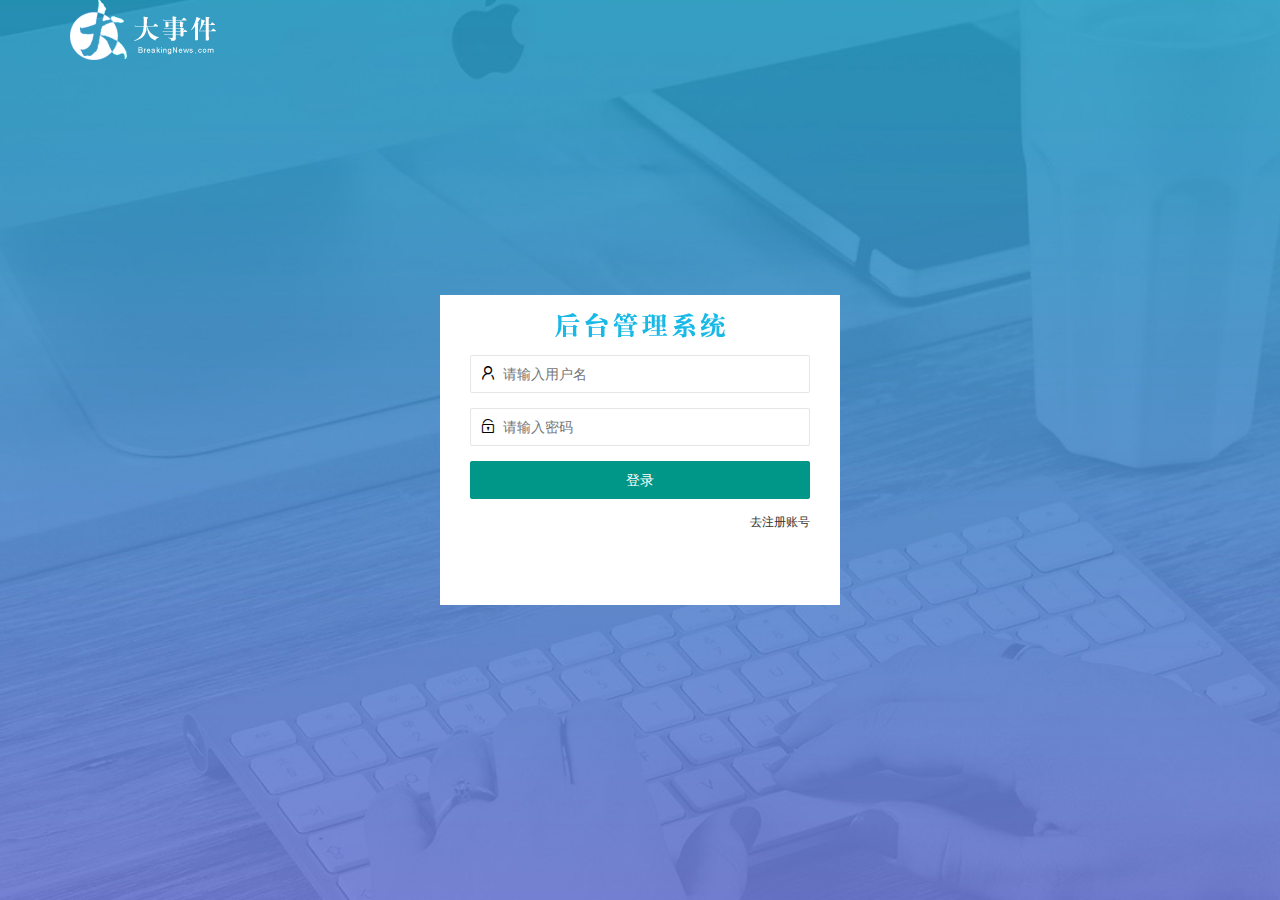
<file: login.html>
<!DOCTYPE html>
<html lang="en">
<head>
    <meta charset="UTF-8">
    <meta http-equiv="X-UA-Compatible" content="IE=edge">
    <meta name="viewport" content="width=device-width, initial-scale=1.0">
    <title>大事件登录/注册</title>
    <link rel="stylesheet" href="./assets/lib/layui/css/layui.css">
    <link rel="stylesheet" href="./assets/css/login.css">
</head>
<body>
    <div class="layui-main">
        <img src="/assets/images/logo.png" alt=""/>
    </div>
    <div class="loginAndRegBox">
        <div class="title-box"></div>
        <div class="login-box">
            <form class="layui-form" id="form_login">
                <div class="layui-form-item">
                    <i class="layui-icon layui-icon-username"></i>  
                    <input type="text" name="username" lay-verify="required" autocomplete="off" placeholder="请输入用户名" class="layui-input">
                </div>
                <div class="layui-form-item">
                    <i class="layui-icon layui-icon-password"></i>  
                    <input type="password" name="password" lay-verify="required|pwd" autocomplete="off" placeholder="请输入密码" class="layui-input">
                </div>
                <div class="layui-form-item">
                    <button class="layui-btn layui-btn-fluid layui-border-blue" lay-submit lay-filter="formDemo">登录</button>
                </div>
                <div class="layui-form-item">
                   
                        <a href="javascript:;" id="link_reg" >去注册账号</a>
                 
                </div>
                </form>
        </div>
            <div class="reg-box">
                <form class="layui-form" id="form_reg">
                    <div class="layui-form-item">
                        <i class="layui-icon layui-icon-username"></i>  
                        <input type="text" name="username" lay-verify="required" autocomplete="off" placeholder="请输入用户名" class="layui-input">
                    </div>
                    <div class="layui-form-item">
                        <i class="layui-icon layui-icon-password"></i>  
                        <input type="password" name="password" lay-verify="required|pwd" autocomplete="off" placeholder="请输入密码" class="layui-input">
                    </div>
                    <div class="layui-form-item">
                        <i class="layui-icon layui-icon-password"></i>  
                        <input type="password" name="repassword" lay-verify="required|pwd|repwd" autocomplete="off" placeholder="再次确认密码" class="layui-input">
                    </div>
                    <div class="layui-form-item">
                        <button class="layui-btn layui-btn-fluid layui-border-blue" lay-submit lay-filter="formDemo">注册</button>
                    </div>
                    <div class="layui-form-item">
                            <a href="javascript:;" id="link_login" >去登录</a>
                    </div>
                    </form>

            </div>
        
    </div>
    <script src="/assets/lib/layui/layui.all.js"></script>
    <script src="/assets/lib/jquery.js"></script>
    <script src="/assets/js/baseAPI.js"></script>
    <script src="/assets/js/login.js"></script>
</body>
</html>
</file>
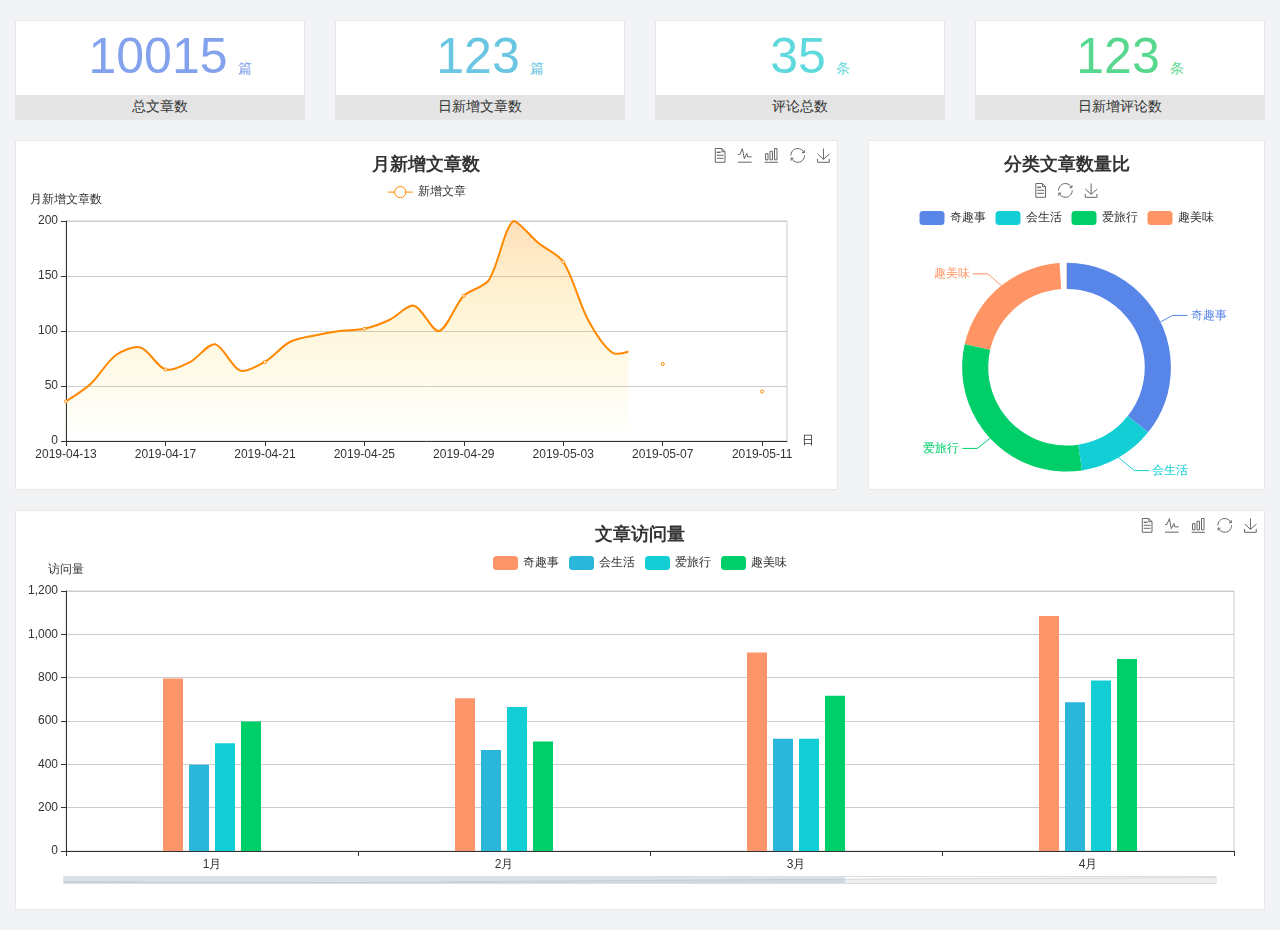
<file: home/dashboard.html>
<!DOCTYPE html>
<html lang="en">

<head>
  <meta charset="UTF-8">
  <meta name="viewport" content="width=device-width, initial-scale=1.0">
  <meta http-equiv="X-UA-Compatible" content="ie=edge">
  <title>图表统计</title>
  <link rel="stylesheet" href="../../assets/lib/bootstrap.css" />
  <link rel="stylesheet" href="../../assets/lib/main.css" />
  <script src="../../assets/lib/jquery.js"></script>
  <script type="text/javascript" src="../../assets/lib/echarts.min.js"></script>
</head>

<body>
  <div class="container-fluid">
    <div class="row spannel_list">
      <div class="col-sm-3 col-xs-6">
        <div class="spannel">
          <em>10015</em><span>篇</span>
          <b>总文章数</b>
        </div>
      </div>
      <div class="col-sm-3 col-xs-6">
        <div class="spannel scolor01">
          <em>123</em><span>篇</span>
          <b>日新增文章数</b>
        </div>
      </div>
      <div class="col-sm-3 col-xs-6">
        <div class="spannel scolor02">
          <em>35</em><span>条</span>
          <b>评论总数</b>
        </div>
      </div>
      <div class="col-sm-3 col-xs-6">
        <div class="spannel scolor03">
          <em>123</em><span>条</span>
          <b>日新增评论数</b>
        </div>
      </div>
    </div>
  </div>

  <div class="container-fluid">
    <div class="row curve-pie">
      <div class="col-lg-8 col-md-8">
        <div class="gragh_pannel" id="curve_show"></div>
      </div>
      <div class="col-lg-4 col-md-4">
        <div class="gragh_pannel" id="pie_show"></div>
      </div>
    </div>
  </div>

  <div class="container-fluid">
    <div class="column_pannel" id="column_show"></div>
  </div>

  <script>
    var oChart = echarts.init(document.getElementById('curve_show'));
    var aList_all = [
      { 'count': 36, 'date': '2019-04-13' },
      { 'count': 52, 'date': '2019-04-14' },
      { 'count': 78, 'date': '2019-04-15' },
      { 'count': 85, 'date': '2019-04-16' },
      { 'count': 65, 'date': '2019-04-17' },
      { 'count': 72, 'date': '2019-04-18' },
      { 'count': 88, 'date': '2019-04-19' },
      { 'count': 64, 'date': '2019-04-20' },
      { 'count': 72, 'date': '2019-04-21' },
      { 'count': 90, 'date': '2019-04-22' },
      { 'count': 96, 'date': '2019-04-23' },
      { 'count': 100, 'date': '2019-04-24' },
      { 'count': 102, 'date': '2019-04-25' },
      { 'count': 110, 'date': '2019-04-26' },
      { 'count': 123, 'date': '2019-04-27' },
      { 'count': 100, 'date': '2019-04-28' },
      { 'count': 132, 'date': '2019-04-29' },
      { 'count': 146, 'date': '2019-04-30' },
      { 'count': 200, 'date': '2019-05-01' },
      { 'count': 180, 'date': '2019-05-02' },
      { 'count': 163, 'date': '2019-05-03' },
      { 'count': 110, 'date': '2019-05-04' },
      { 'count': 80, 'date': '2019-05-05' },
      { 'count': 82, 'date': '2019-05-06' },
      { 'count': 70, 'date': '2019-05-07' },
      { 'count': 65, 'date': '2019-05-08' },
      { 'count': 54, 'date': '2019-05-09' },
      { 'count': 40, 'date': '2019-05-10' },
      { 'count': 45, 'date': '2019-05-11' },
      { 'count': 38, 'date': '2019-05-12' },
    ];

    let aCount = [];
    let aDate = [];

    for (var i = 0; i < aList_all.length; i++) {
      aCount.push(aList_all[i].count);
      aDate.push(aList_all[i].date);
    }

    var chartopt = {
      title: {
        text: '月新增文章数',
        left: 'center',
        top: '10'
      },
      tooltip: {
        trigger: 'axis'
      },
      legend: {
        data: ['新增文章'],
        top: '40'
      },
      toolbox: {
        show: true,
        feature: {
          mark: { show: true },
          dataView: { show: true, readOnly: false },
          magicType: { show: true, type: ['line', 'bar'] },
          restore: { show: true },
          saveAsImage: { show: true }
        }
      },
      calculable: true,
      xAxis: [
        {
          name: '日',
          type: 'category',
          boundaryGap: false,
          data: aDate
        }
      ],
      yAxis: [
        {
          name: '月新增文章数',
          type: 'value'
        }
      ],
      series: [
        {
          name: '新增文章',
          type: 'line',
          smooth: true,
          itemStyle: { normal: { areaStyle: { type: 'default' }, color: '#f80' }, lineStyle: { color: '#f80' } },
          data: aCount
        }],
      areaStyle: {
        normal: {
          color: new echarts.graphic.LinearGradient(0, 0, 0, 1, [{
            offset: 0,
            color: 'rgba(255,136,0,0.39)'
          }, {
            offset: .34,
            color: 'rgba(255,180,0,0.25)'
          }, {
            offset: 1,
            color: 'rgba(255,222,0,0.00)'
          }])

        }
      },
      grid: {
        show: true,
        x: 50,
        x2: 50,
        y: 80,
        height: 220
      }
    };

    oChart.setOption(chartopt);


    var oPie = echarts.init(document.getElementById('pie_show'));
    var oPieopt =
    {
      title: {
        top: 10,
        text: '分类文章数量比',
        x: 'center'
      },
      tooltip: {
        trigger: 'item',
        formatter: "{a} <br/>{b} : {c} ({d}%)"
      },
      color: ['#5885e8', '#13cfd5', '#00ce68', '#ff9565'],
      legend: {
        x: 'center',
        top: 65,
        data: ['奇趣事', '会生活', '爱旅行', '趣美味']
      },
      toolbox: {
        show: true,
        x: 'center',
        top: 35,
        feature: {
          mark: { show: true },
          dataView: { show: true, readOnly: false },
          magicType: {
            show: true,
            type: ['pie', 'funnel'],
            option: {
              funnel: {
                x: '25%',
                width: '50%',
                funnelAlign: 'left',
                max: 1548
              }
            }
          },
          restore: { show: true },
          saveAsImage: { show: true }
        }
      },
      calculable: true,
      series: [
        {
          name: '访问来源',
          type: 'pie',
          radius: ['45%', '60%'],
          center: ['50%', '65%'],
          data: [
            { value: 300, name: '奇趣事' },
            { value: 100, name: '会生活' },
            { value: 260, name: '爱旅行' },
            { value: 180, name: '趣美味' }
          ]
        }
      ]
    };
    oPie.setOption(oPieopt);



    var oColumn = this.echarts.init(document.getElementById('column_show'));
    var oColumnopt =
    {
      title: {
        text: '文章访问量',
        left: 'center',
        top: '10'
      },
      tooltip: {
        trigger: 'axis'
      },
      legend: {
        data: ['奇趣事', '会生活', '爱旅行', '趣美味'],
        top: '40'
      },
      toolbox: {
        show: true,
        feature: {
          mark: { show: true },
          dataView: { show: true, readOnly: false },
          magicType: { show: true, type: ['line', 'bar'] },
          restore: { show: true },
          saveAsImage: { show: true }
        }
      },
      calculable: true,
      xAxis: [
        {
          type: 'category',
          data: ['1月', '2月', '3月', '4月', '5月']
        }
      ],
      yAxis: [
        {
          name: '访问量',
          type: 'value'
        }
      ],
      series: [
        {
          name: '奇趣事',
          type: 'bar',
          barWidth: 20,
          itemStyle: {
            normal: { areaStyle: { type: 'default' }, color: '#fd956a' }
          },
          data: [800, 708, 920, 1090, 1200]
        },
        {
          name: '会生活',
          type: 'bar',
          barWidth: 20,
          itemStyle: {
            normal: { areaStyle: { type: 'default' }, color: '#2bb6db' }
          },
          data: [400, 468, 520, 690, 800]
        },
        {
          name: '爱旅行',
          type: 'bar',
          barWidth: 20,
          itemStyle: {
            normal: { areaStyle: { type: 'default' }, color: '#13cfd5' }
          },
          data: [500, 668, 520, 790, 900]
        },
        {
          name: '趣美味',
          type: 'bar',
          barWidth: 20,
          itemStyle: {
            normal: { areaStyle: { type: 'default' }, color: '#00ce68' }
          },
          data: [600, 508, 720, 890, 1000]
        }
      ],
      grid: {
        show: true,
        x: 50,
        x2: 30,
        y: 80,
        height: 260
      },
      dataZoom: [//给x轴设置滚动条
        {
          start: 0,//默认为0
          end: 100 - 1000 / 31,//默认为100
          type: 'slider',
          show: true,
          xAxisIndex: [0],
          handleSize: 0,//滑动条的 左右2个滑动条的大小
          height: 8,//组件高度
          left: 45, //左边的距离
          right: 50,//右边的距离
          bottom: 26,//右边的距离
          handleColor: '#ddd',//h滑动图标的颜色
          handleStyle: {
            borderColor: "#cacaca",
            borderWidth: "1",
            shadowBlur: 2,
            background: "#ddd",
            shadowColor: "#ddd",
          }
        }]
    };
    oColumn.setOption(oColumnopt);
  </script>
</body>

</html>
</file>
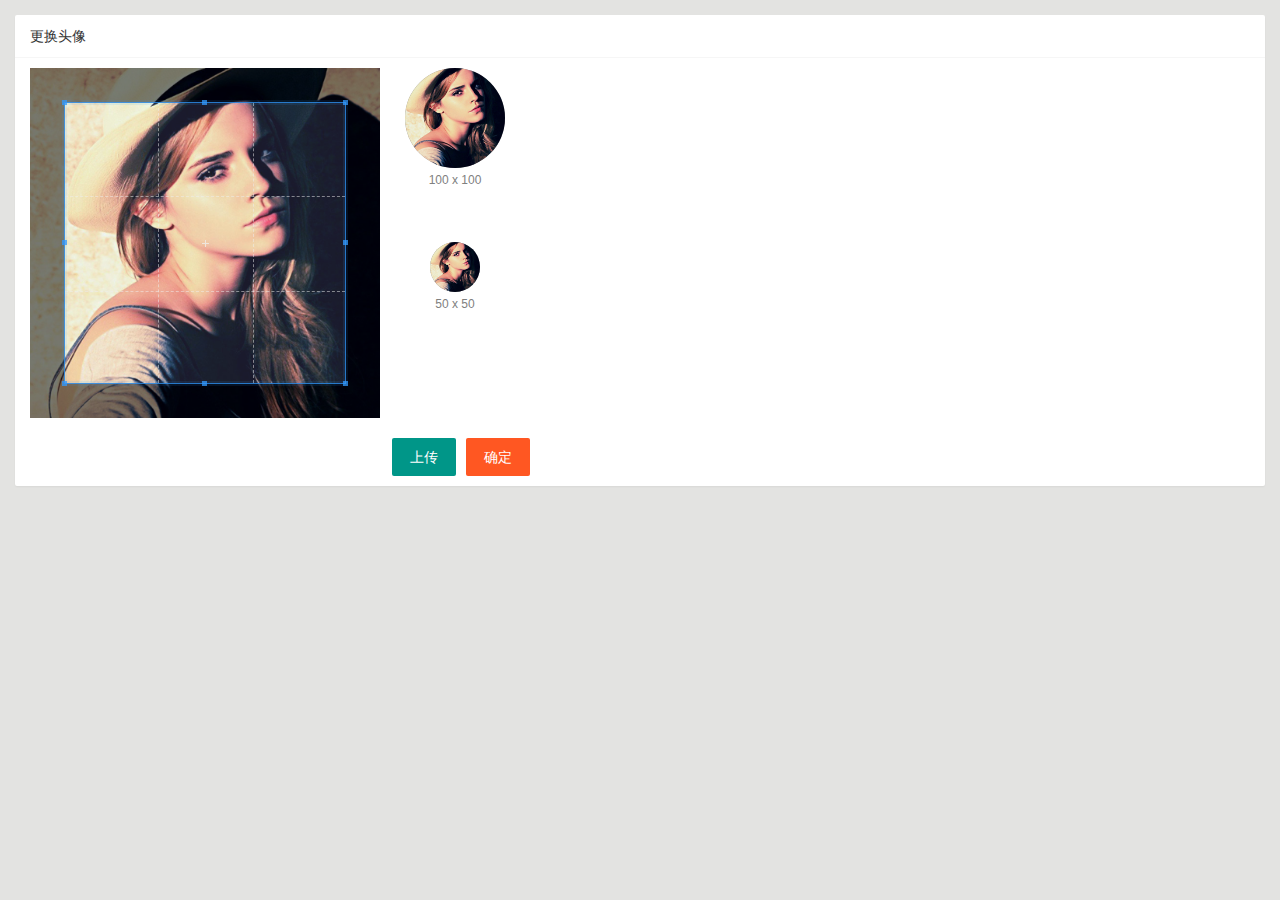
<file: user/user_avatar.html>
<!DOCTYPE html>
<html lang="en">
<head>
    <meta charset="UTF-8">
    <meta http-equiv="X-UA-Compatible" content="IE=edge">
    <meta name="viewport" content="width=device-width, initial-scale=1.0">
    <title>Document</title>
    <link rel="stylesheet" href="/assets/lib/layui/css/layui.css">
    <link rel="stylesheet" href="/assets/lib/cropper/cropper.css">
    <link rel="stylesheet" href="/assets/css/user/user_avatar.css">
</head>
<body>
    <div class="layui-card">
        <div class="layui-card-header">更换头像</div>
        <div class="layui-card-body">
            <!-- 第一行的图片裁剪和预览区域 -->
            <div class="row1">
                <!-- 图片裁剪区域 -->
                <div class="cropper-box">
                    <!-- 这个 img 标签很重要，将来会把它初始化为裁剪区域 -->
                    <img id="image" src="/assets/images/sample.jpg" />
                </div>
                <!-- 图片的预览区域 -->
                <div class="preview-box">
                    <div>
                        <!-- 宽高为 100px 的预览区域 -->
                        <div class="img-preview w100"></div>
                        <p class="size">100 x 100</p>
                    </div>
                    <div>
                        <!-- 宽高为 50px 的预览区域 -->
                        <div class="img-preview w50"></div>
                        <p class="size">50 x 50</p>
                    </div>
                </div>
            </div>

            <!-- 第二行的按钮区域 -->
            <div class="row2">
                <!-- 通过 accept属性，可以指定，允许用户选择什么类型的文件 -->
                <input type="file" id="file" accept="image/png,image/jpeg" />
                <button type="button" class="layui-btn" id="btnChooseImage">上传</button>
                <button type="button" class="layui-btn layui-btn-danger" id='btnUpload'>确定</button>
            </div>
        </div>
    </div>
    <script src="/assets/lib/layui/layui.all.js"></script>
    <script src="/assets/lib/jquery.js"></script>
    <script src="/assets/lib/cropper/Cropper.js"></script>
    <script src="/assets/lib/cropper/jquery-cropper.js"></script>
    <script src="/assets/js/baseAPI.js"></script>
    <script src="/assets/js/user/user_avatar.js"></script>
</body>
</html>
</file>
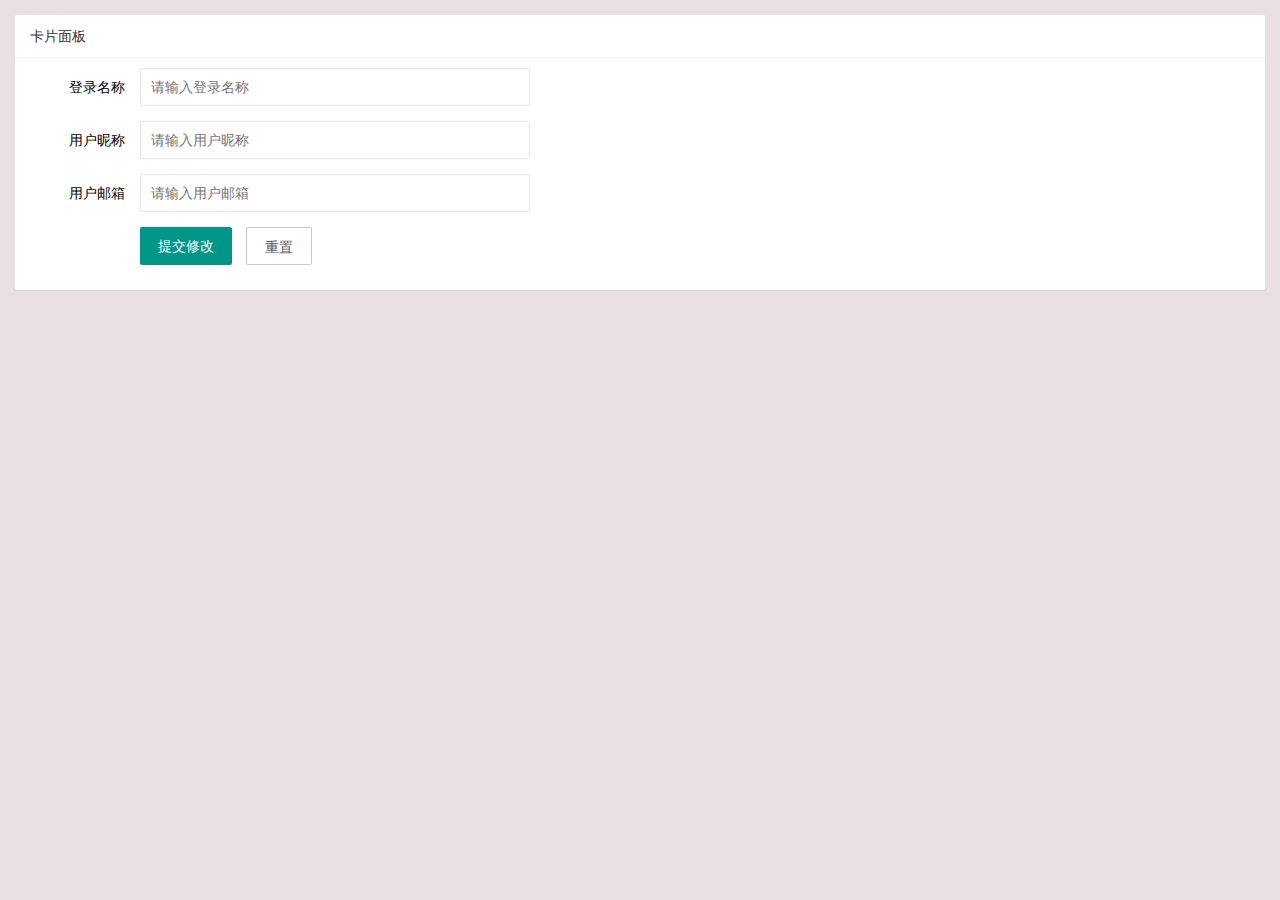
<file: user/user_info.html>
<!DOCTYPE html>
<html lang="en">
<head>
    <meta charset="UTF-8">
    <meta http-equiv="X-UA-Compatible" content="IE=edge">
    <meta name="viewport" content="width=device-width, initial-scale=1.0">
    <title>Document</title>
  <link rel="stylesheet" href="/assets/lib/layui/css/layui.css">
  <link rel="stylesheet" href="/assets/css/user/user_info.css">
</head>
<body>
    <div class="layui-card">
        <div class="layui-card-header">卡片面板</div>
        <div class="layui-card-body">
            <form class="layui-form" action="" lay-filter="formUserInfo">
               <!--  <input type="hidden" name="id" value=""/> 隐藏域-->
                <input type="hidden" name="id" value=""/>
                <div class="layui-form-item">
                  <label class="layui-form-label">登录名称</label>
                  <div class="layui-input-block">
                      <!-- readonly 输入框只读 -->
                    <input type="text" name="username"  placeholder="请输入登录名称" autocomplete="off" class="layui-input" readonly>
                  </div>
                </div>
                <div class="layui-form-item">
                  <label class="layui-form-label">用户昵称</label>
                  <div class="layui-input-block">
                    <input type="text" name="nickname" required  lay-verify="required|nickname" placeholder="请输入用户昵称" autocomplete="off" class="layui-input">
                  </div>
                </div>
                <div class="layui-form-item">
                  <label class="layui-form-label">用户邮箱</label>
                  <div class="layui-input-block">
                    <input type="text" name="email" required  lay-verify="required|email" placeholder="请输入用户邮箱" autocomplete="off" class="layui-input">
                  </div>
                </div>
                <div class="layui-form-item">
                    <div class="layui-input-block">
                      <button class="layui-btn" lay-submit lay-filter="formDemo">提交修改</button>
                      <button type="reset" id="btnReset" class="layui-btn layui-btn-primary">重置</button>
                    </div>
                  </div>
            </form>
        </div>
      </div>
      <script src="/assets/lib/layui/layui.all.js"></script>
      <script src="/assets/lib/jquery.js"></script>
      <script src="/assets/js/baseAPI.js"></script>
      <script src="/assets/js/user/user_info.js"></script>
</body>
</html>
</file>
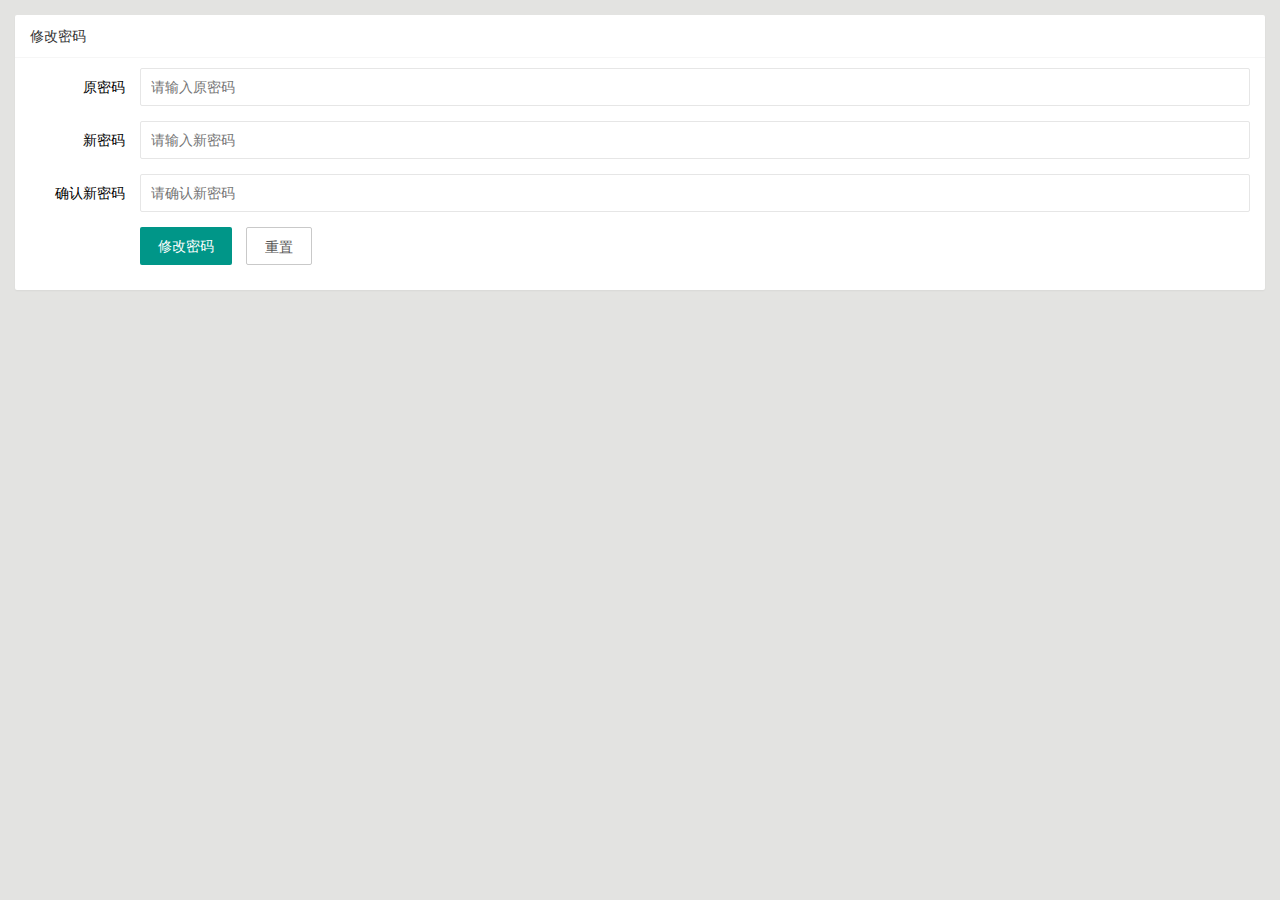
<file: user/user_pwd.html>
<!DOCTYPE html>
<html lang="en">
<head>
    <meta charset="UTF-8">
    <meta http-equiv="X-UA-Compatible" content="IE=edge">
    <meta name="viewport" content="width=device-width, initial-scale=1.0">
    <title>Document</title>
    <link rel="stylesheet" href="/assets/lib/layui/css/layui.css">
    <link rel="stylesheet" href="/assets/css/user/user_pwd.css">
</head>
<body>
    <div class="layui-card">
        <div class="layui-card-header">修改密码</div>
        <div class="layui-card-body">
            <form class="layui-form" action="">
                <div class="layui-form-item">
                  <label class="layui-form-label">原密码</label>
                  <div class="layui-input-block">
                    <input type="password" name="oldPwd" required  lay-verify="required|pwd" placeholder="请输入原密码" autocomplete="off" class="layui-input">
                  </div>
                </div>
                <div class="layui-form-item">
                  <label class="layui-form-label">新密码</label>
                  <div class="layui-input-block">
                    <input type="password" name="newPwd" required  lay-verify="required|pwd|samePwd" placeholder="请输入新密码" autocomplete="off" class="layui-input">
                  </div>
                </div>
                <div class="layui-form-item">
                  <label class="layui-form-label">确认新密码</label>
                  <div class="layui-input-block">
                    <input type="password" name="rePwd" required  lay-verify="required|pwd|rePwd" placeholder="请确认新密码" autocomplete="off" class="layui-input">
                  </div>
                </div>
                <div class="layui-form-item">
                    <div class="layui-input-block">
                      <button class="layui-btn" lay-submit lay-filter="formDemo">修改密码</button>
                      <button type="reset" class="layui-btn layui-btn-primary">重置</button>
                    </div>
                  </div>
            </form>
        </div>
      </div>
      <script src="/assets/lib/layui/layui.all.js"></script>
      <script src="/assets/lib/jquery.js"></script>
      <script src="/assets/js/baseAPI.js"></script>
      <script src="/assets/js/user/user_pwd.js"></script>
</body>
</html>
</file>
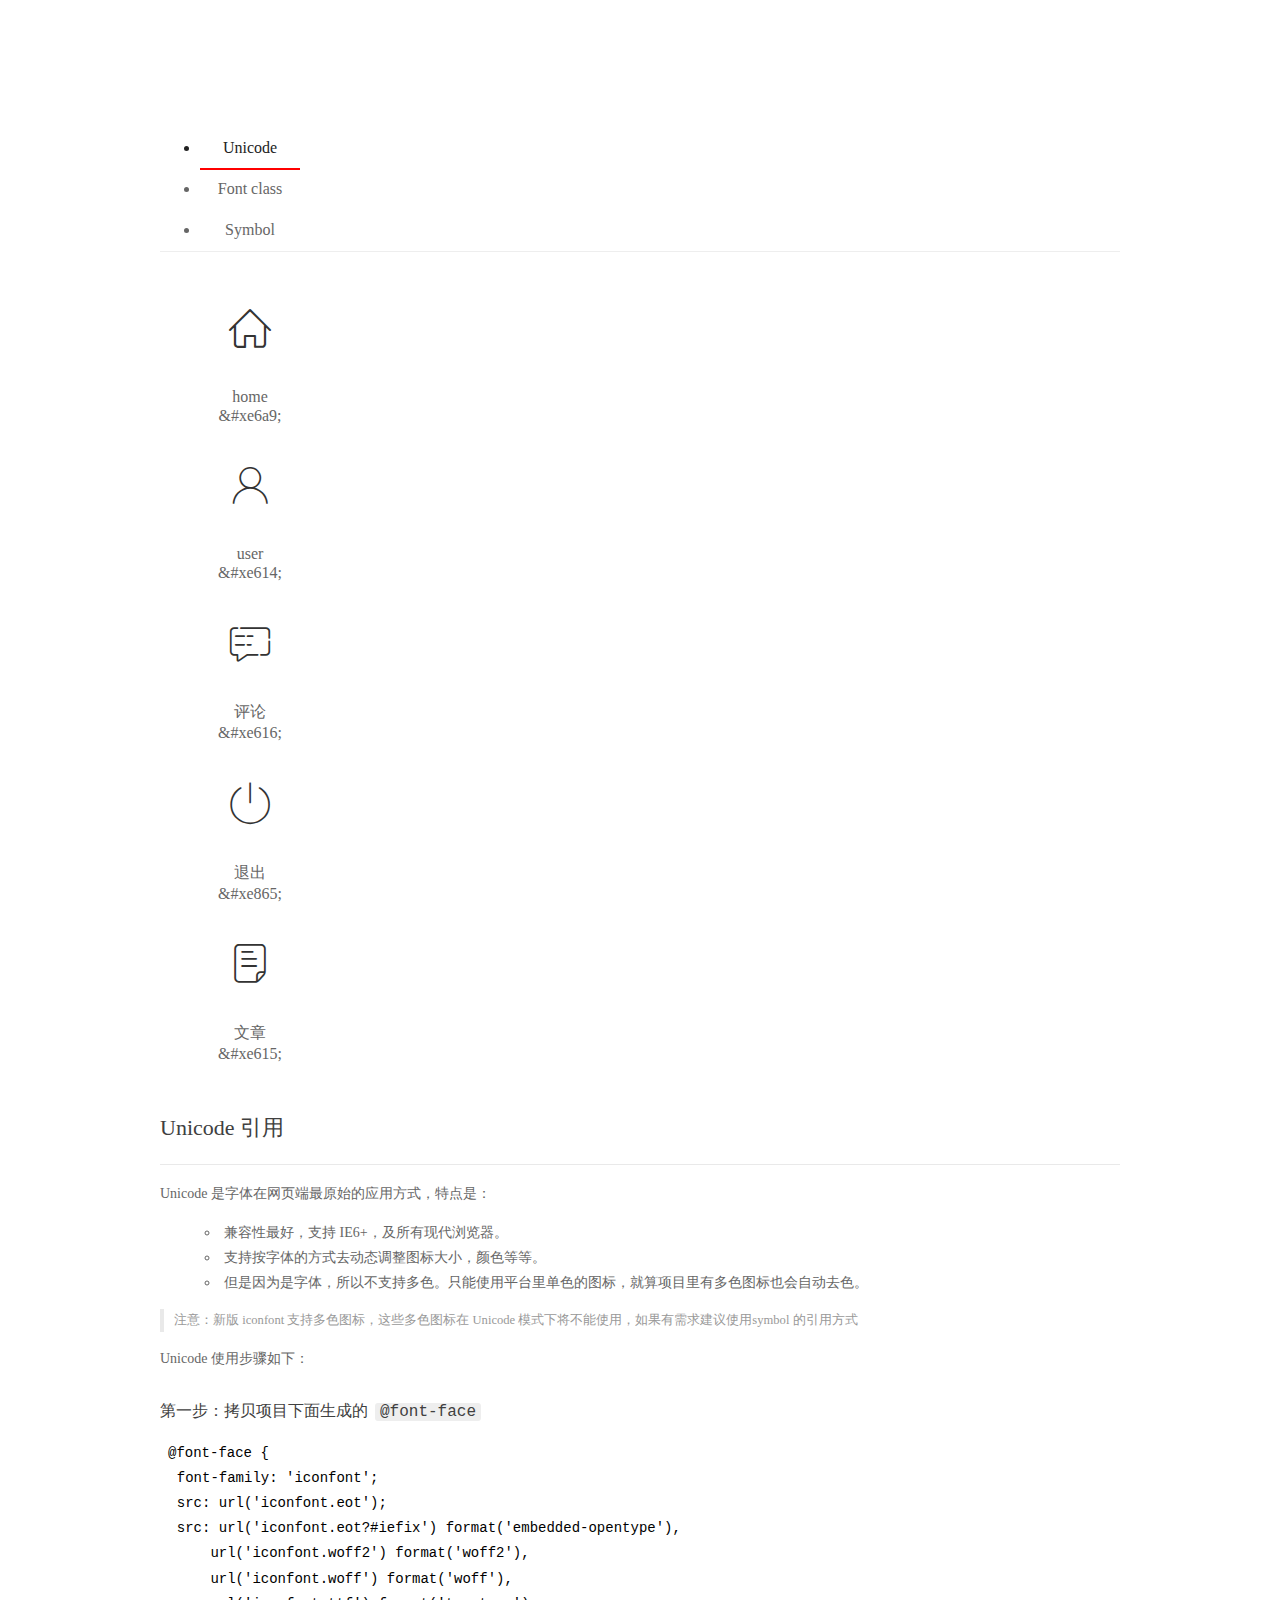
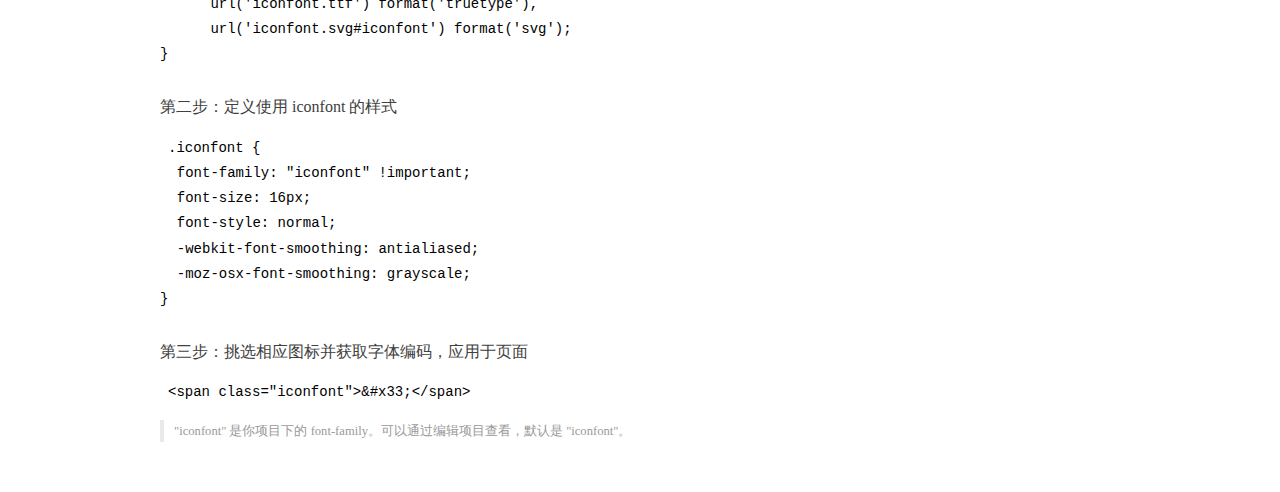
<file: assets/fonts/demo_index.html>
<!DOCTYPE html>
<html>
<head>
  <meta charset="utf-8"/>
  <title>IconFont Demo</title>
  <link rel="shortcut icon" href="https://gtms04.alicdn.com/tps/i4/TB1_oz6GVXXXXaFXpXXJDFnIXXX-64-64.ico" type="image/x-icon"/>
  <link rel="stylesheet" href="https://g.alicdn.com/thx/cube/1.3.2/cube.min.css">
  <link rel="stylesheet" href="demo.css">
  <link rel="stylesheet" href="iconfont.css">
  <script src="iconfont.js"></script>
  <!-- jQuery -->
  <script src="https://a1.alicdn.com/oss/uploads/2018/12/26/7bfddb60-08e8-11e9-9b04-53e73bb6408b.js"></script>
  <!-- 代码高亮 -->
  <script src="https://a1.alicdn.com/oss/uploads/2018/12/26/a3f714d0-08e6-11e9-8a15-ebf944d7534c.js"></script>
</head>
<body>
  <div class="main">
    <h1 class="logo"><a href="https://www.iconfont.cn/" title="iconfont 首页" target="_blank">&#xe86b;</a></h1>
    <div class="nav-tabs">
      <ul id="tabs" class="dib-box">
        <li class="dib active"><span>Unicode</span></li>
        <li class="dib"><span>Font class</span></li>
        <li class="dib"><span>Symbol</span></li>
      </ul>
      
    </div>
    <div class="tab-container">
      <div class="content unicode" style="display: block;">
          <ul class="icon_lists dib-box">
          
            <li class="dib">
              <span class="icon iconfont">&#xe6a9;</span>
                <div class="name">home</div>
                <div class="code-name">&amp;#xe6a9;</div>
              </li>
          
            <li class="dib">
              <span class="icon iconfont">&#xe614;</span>
                <div class="name">user</div>
                <div class="code-name">&amp;#xe614;</div>
              </li>
          
            <li class="dib">
              <span class="icon iconfont">&#xe616;</span>
                <div class="name">评论</div>
                <div class="code-name">&amp;#xe616;</div>
              </li>
          
            <li class="dib">
              <span class="icon iconfont">&#xe865;</span>
                <div class="name">退出</div>
                <div class="code-name">&amp;#xe865;</div>
              </li>
          
            <li class="dib">
              <span class="icon iconfont">&#xe615;</span>
                <div class="name">文章</div>
                <div class="code-name">&amp;#xe615;</div>
              </li>
          
          </ul>
          <div class="article markdown">
          <h2 id="unicode-">Unicode 引用</h2>
          <hr>

          <p>Unicode 是字体在网页端最原始的应用方式，特点是：</p>
          <ul>
            <li>兼容性最好，支持 IE6+，及所有现代浏览器。</li>
            <li>支持按字体的方式去动态调整图标大小，颜色等等。</li>
            <li>但是因为是字体，所以不支持多色。只能使用平台里单色的图标，就算项目里有多色图标也会自动去色。</li>
          </ul>
          <blockquote>
            <p>注意：新版 iconfont 支持多色图标，这些多色图标在 Unicode 模式下将不能使用，如果有需求建议使用symbol 的引用方式</p>
          </blockquote>
          <p>Unicode 使用步骤如下：</p>
          <h3 id="-font-face">第一步：拷贝项目下面生成的 <code>@font-face</code></h3>
<pre><code class="language-css"
>@font-face {
  font-family: 'iconfont';
  src: url('iconfont.eot');
  src: url('iconfont.eot?#iefix') format('embedded-opentype'),
      url('iconfont.woff2') format('woff2'),
      url('iconfont.woff') format('woff'),
      url('iconfont.ttf') format('truetype'),
      url('iconfont.svg#iconfont') format('svg');
}
</code></pre>
          <h3 id="-iconfont-">第二步：定义使用 iconfont 的样式</h3>
<pre><code class="language-css"
>.iconfont {
  font-family: "iconfont" !important;
  font-size: 16px;
  font-style: normal;
  -webkit-font-smoothing: antialiased;
  -moz-osx-font-smoothing: grayscale;
}
</code></pre>
          <h3 id="-">第三步：挑选相应图标并获取字体编码，应用于页面</h3>
<pre>
<code class="language-html"
>&lt;span class="iconfont"&gt;&amp;#x33;&lt;/span&gt;
</code></pre>
          <blockquote>
            <p>"iconfont" 是你项目下的 font-family。可以通过编辑项目查看，默认是 "iconfont"。</p>
          </blockquote>
          </div>
      </div>
      <div class="content font-class">
        <ul class="icon_lists dib-box">
          
          <li class="dib">
            <span class="icon iconfont icon-home"></span>
            <div class="name">
              home
            </div>
            <div class="code-name">.icon-home
            </div>
          </li>
          
          <li class="dib">
            <span class="icon iconfont icon-user"></span>
            <div class="name">
              user
            </div>
            <div class="code-name">.icon-user
            </div>
          </li>
          
          <li class="dib">
            <span class="icon iconfont icon-pinglun"></span>
            <div class="name">
              评论
            </div>
            <div class="code-name">.icon-pinglun
            </div>
          </li>
          
          <li class="dib">
            <span class="icon iconfont icon-tuichu"></span>
            <div class="name">
              退出
            </div>
            <div class="code-name">.icon-tuichu
            </div>
          </li>
          
          <li class="dib">
            <span class="icon iconfont icon-16"></span>
            <div class="name">
              文章
            </div>
            <div class="code-name">.icon-16
            </div>
          </li>
          
        </ul>
        <div class="article markdown">
        <h2 id="font-class-">font-class 引用</h2>
        <hr>

        <p>font-class 是 Unicode 使用方式的一种变种，主要是解决 Unicode 书写不直观，语意不明确的问题。</p>
        <p>与 Unicode 使用方式相比，具有如下特点：</p>
        <ul>
          <li>兼容性良好，支持 IE8+，及所有现代浏览器。</li>
          <li>相比于 Unicode 语意明确，书写更直观。可以很容易分辨这个 icon 是什么。</li>
          <li>因为使用 class 来定义图标，所以当要替换图标时，只需要修改 class 里面的 Unicode 引用。</li>
          <li>不过因为本质上还是使用的字体，所以多色图标还是不支持的。</li>
        </ul>
        <p>使用步骤如下：</p>
        <h3 id="-fontclass-">第一步：引入项目下面生成的 fontclass 代码：</h3>
<pre><code class="language-html">&lt;link rel="stylesheet" href="./iconfont.css"&gt;
</code></pre>
        <h3 id="-">第二步：挑选相应图标并获取类名，应用于页面：</h3>
<pre><code class="language-html">&lt;span class="iconfont icon-xxx"&gt;&lt;/span&gt;
</code></pre>
        <blockquote>
          <p>"
            iconfont" 是你项目下的 font-family。可以通过编辑项目查看，默认是 "iconfont"。</p>
        </blockquote>
      </div>
      </div>
      <div class="content symbol">
          <ul class="icon_lists dib-box">
          
            <li class="dib">
                <svg class="icon svg-icon" aria-hidden="true">
                  <use xlink:href="#icon-home"></use>
                </svg>
                <div class="name">home</div>
                <div class="code-name">#icon-home</div>
            </li>
          
            <li class="dib">
                <svg class="icon svg-icon" aria-hidden="true">
                  <use xlink:href="#icon-user"></use>
                </svg>
                <div class="name">user</div>
                <div class="code-name">#icon-user</div>
            </li>
          
            <li class="dib">
                <svg class="icon svg-icon" aria-hidden="true">
                  <use xlink:href="#icon-pinglun"></use>
                </svg>
                <div class="name">评论</div>
                <div class="code-name">#icon-pinglun</div>
            </li>
          
            <li class="dib">
                <svg class="icon svg-icon" aria-hidden="true">
                  <use xlink:href="#icon-tuichu"></use>
                </svg>
                <div class="name">退出</div>
                <div class="code-name">#icon-tuichu</div>
            </li>
          
            <li class="dib">
                <svg class="icon svg-icon" aria-hidden="true">
                  <use xlink:href="#icon-16"></use>
                </svg>
                <div class="name">文章</div>
                <div class="code-name">#icon-16</div>
            </li>
          
          </ul>
          <div class="article markdown">
          <h2 id="symbol-">Symbol 引用</h2>
          <hr>

          <p>这是一种全新的使用方式，应该说这才是未来的主流，也是平台目前推荐的用法。相关介绍可以参考这篇<a href="">文章</a>
            这种用法其实是做了一个 SVG 的集合，与另外两种相比具有如下特点：</p>
          <ul>
            <li>支持多色图标了，不再受单色限制。</li>
            <li>通过一些技巧，支持像字体那样，通过 <code>font-size</code>, <code>color</code> 来调整样式。</li>
            <li>兼容性较差，支持 IE9+，及现代浏览器。</li>
            <li>浏览器渲染 SVG 的性能一般，还不如 png。</li>
          </ul>
          <p>使用步骤如下：</p>
          <h3 id="-symbol-">第一步：引入项目下面生成的 symbol 代码：</h3>
<pre><code class="language-html">&lt;script src="./iconfont.js"&gt;&lt;/script&gt;
</code></pre>
          <h3 id="-css-">第二步：加入通用 CSS 代码（引入一次就行）：</h3>
<pre><code class="language-html">&lt;style&gt;
.icon {
  width: 1em;
  height: 1em;
  vertical-align: -0.15em;
  fill: currentColor;
  overflow: hidden;
}
&lt;/style&gt;
</code></pre>
          <h3 id="-">第三步：挑选相应图标并获取类名，应用于页面：</h3>
<pre><code class="language-html">&lt;svg class="icon" aria-hidden="true"&gt;
  &lt;use xlink:href="#icon-xxx"&gt;&lt;/use&gt;
&lt;/svg&gt;
</code></pre>
          </div>
      </div>

    </div>
  </div>
  <script>
  $(document).ready(function () {
      $('.tab-container .content:first').show()

      $('#tabs li').click(function (e) {
        var tabContent = $('.tab-container .content')
        var index = $(this).index()

        if ($(this).hasClass('active')) {
          return
        } else {
          $('#tabs li').removeClass('active')
          $(this).addClass('active')

          tabContent.hide().eq(index).fadeIn()
        }
      })
    })
  </script>
</body>
</html>
</file>
<file: assets/lib/layui/css/layui.css>
/** layui-v2.5.5 MIT License By https://www.layui.com */
 .layui-inline,img{display:inline-block;vertical-align:middle}h1,h2,h3,h4,h5,h6{font-weight:400}.layui-edge,.layui-header,.layui-inline,.layui-main{position:relative}.layui-body,.layui-edge,.layui-elip{overflow:hidden}.layui-btn,.layui-edge,.layui-inline,img{vertical-align:middle}.layui-btn,.layui-disabled,.layui-icon,.layui-unselect{-moz-user-select:none;-webkit-user-select:none;-ms-user-select:none}.layui-elip,.layui-form-checkbox span,.layui-form-pane .layui-form-label{text-overflow:ellipsis;white-space:nowrap}.layui-breadcrumb,.layui-tree-btnGroup{visibility:hidden}blockquote,body,button,dd,div,dl,dt,form,h1,h2,h3,h4,h5,h6,input,li,ol,p,pre,td,textarea,th,ul{margin:0;padding:0;-webkit-tap-highlight-color:rgba(0,0,0,0)}a:active,a:hover{outline:0}img{border:none}li{list-style:none}table{border-collapse:collapse;border-spacing:0}h4,h5,h6{font-size:100%}button,input,optgroup,option,select,textarea{font-family:inherit;font-size:inherit;font-style:inherit;font-weight:inherit;outline:0}pre{white-space:pre-wrap;white-space:-moz-pre-wrap;white-space:-pre-wrap;white-space:-o-pre-wrap;word-wrap:break-word}body{line-height:24px;font:14px Helvetica Neue,Helvetica,PingFang SC,Tahoma,Arial,sans-serif}hr{height:1px;margin:10px 0;border:0;clear:both}a{color:#333;text-decoration:none}a:hover{color:#777}a cite{font-style:normal;*cursor:pointer}.layui-border-box,.layui-border-box *{box-sizing:border-box}.layui-box,.layui-box *{box-sizing:content-box}.layui-clear{clear:both;*zoom:1}.layui-clear:after{content:'\20';clear:both;*zoom:1;display:block;height:0}.layui-inline{*display:inline;*zoom:1}.layui-edge{display:inline-block;width:0;height:0;border-width:6px;border-style:dashed;border-color:transparent}.layui-edge-top{top:-4px;border-bottom-color:#999;border-bottom-style:solid}.layui-edge-right{border-left-color:#999;border-left-style:solid}.layui-edge-bottom{top:2px;border-top-color:#999;border-top-style:solid}.layui-edge-left{border-right-color:#999;border-right-style:solid}.layui-disabled,.layui-disabled:hover{color:#d2d2d2!important;cursor:not-allowed!important}.layui-circle{border-radius:100%}.layui-show{display:block!important}.layui-hide{display:none!important}@font-face{font-family:layui-icon;src:url(../font/iconfont.eot?v=250);src:url(../font/iconfont.eot?v=250#iefix) format('embedded-opentype'),url(../font/iconfont.woff2?v=250) format('woff2'),url(../font/iconfont.woff?v=250) format('woff'),url(../font/iconfont.ttf?v=250) format('truetype'),url(../font/iconfont.svg?v=250#layui-icon) format('svg')}.layui-icon{font-family:layui-icon!important;font-size:16px;font-style:normal;-webkit-font-smoothing:antialiased;-moz-osx-font-smoothing:grayscale}.layui-icon-reply-fill:before{content:"\e611"}.layui-icon-set-fill:before{content:"\e614"}.layui-icon-menu-fill:before{content:"\e60f"}.layui-icon-search:before{content:"\e615"}.layui-icon-share:before{content:"\e641"}.layui-icon-set-sm:before{content:"\e620"}.layui-icon-engine:before{content:"\e628"}.layui-icon-close:before{content:"\1006"}.layui-icon-close-fill:before{content:"\1007"}.layui-icon-chart-screen:before{content:"\e629"}.layui-icon-star:before{content:"\e600"}.layui-icon-circle-dot:before{content:"\e617"}.layui-icon-chat:before{content:"\e606"}.layui-icon-release:before{content:"\e609"}.layui-icon-list:before{content:"\e60a"}.layui-icon-chart:before{content:"\e62c"}.layui-icon-ok-circle:before{content:"\1005"}.layui-icon-layim-theme:before{content:"\e61b"}.layui-icon-table:before{content:"\e62d"}.layui-icon-right:before{content:"\e602"}.layui-icon-left:before{content:"\e603"}.layui-icon-cart-simple:before{content:"\e698"}.layui-icon-face-cry:before{content:"\e69c"}.layui-icon-face-smile:before{content:"\e6af"}.layui-icon-survey:before{content:"\e6b2"}.layui-icon-tree:before{content:"\e62e"}.layui-icon-upload-circle:before{content:"\e62f"}.layui-icon-add-circle:before{content:"\e61f"}.layui-icon-download-circle:before{content:"\e601"}.layui-icon-templeate-1:before{content:"\e630"}.layui-icon-util:before{content:"\e631"}.layui-icon-face-surprised:before{content:"\e664"}.layui-icon-edit:before{content:"\e642"}.layui-icon-speaker:before{content:"\e645"}.layui-icon-down:before{content:"\e61a"}.layui-icon-file:before{content:"\e621"}.layui-icon-layouts:before{content:"\e632"}.layui-icon-rate-half:before{content:"\e6c9"}.layui-icon-add-circle-fine:before{content:"\e608"}.layui-icon-prev-circle:before{content:"\e633"}.layui-icon-read:before{content:"\e705"}.layui-icon-404:before{content:"\e61c"}.layui-icon-carousel:before{content:"\e634"}.layui-icon-help:before{content:"\e607"}.layui-icon-code-circle:before{content:"\e635"}.layui-icon-water:before{content:"\e636"}.layui-icon-username:before{content:"\e66f"}.layui-icon-find-fill:before{content:"\e670"}.layui-icon-about:before{content:"\e60b"}.layui-icon-location:before{content:"\e715"}.layui-icon-up:before{content:"\e619"}.layui-icon-pause:before{content:"\e651"}.layui-icon-date:before{content:"\e637"}.layui-icon-layim-uploadfile:before{content:"\e61d"}.layui-icon-delete:before{content:"\e640"}.layui-icon-play:before{content:"\e652"}.layui-icon-top:before{content:"\e604"}.layui-icon-friends:before{content:"\e612"}.layui-icon-refresh-3:before{content:"\e9aa"}.layui-icon-ok:before{content:"\e605"}.layui-icon-layer:before{content:"\e638"}.layui-icon-face-smile-fine:before{content:"\e60c"}.layui-icon-dollar:before{content:"\e659"}.layui-icon-group:before{content:"\e613"}.layui-icon-layim-download:before{content:"\e61e"}.layui-icon-picture-fine:before{content:"\e60d"}.layui-icon-link:before{content:"\e64c"}.layui-icon-diamond:before{content:"\e735"}.layui-icon-log:before{content:"\e60e"}.layui-icon-rate-solid:before{content:"\e67a"}.layui-icon-fonts-del:before{content:"\e64f"}.layui-icon-unlink:before{content:"\e64d"}.layui-icon-fonts-clear:before{content:"\e639"}.layui-icon-triangle-r:before{content:"\e623"}.layui-icon-circle:before{content:"\e63f"}.layui-icon-radio:before{content:"\e643"}.layui-icon-align-center:before{content:"\e647"}.layui-icon-align-right:before{content:"\e648"}.layui-icon-align-left:before{content:"\e649"}.layui-icon-loading-1:before{content:"\e63e"}.layui-icon-return:before{content:"\e65c"}.layui-icon-fonts-strong:before{content:"\e62b"}.layui-icon-upload:before{content:"\e67c"}.layui-icon-dialogue:before{content:"\e63a"}.layui-icon-video:before{content:"\e6ed"}.layui-icon-headset:before{content:"\e6fc"}.layui-icon-cellphone-fine:before{content:"\e63b"}.layui-icon-add-1:before{content:"\e654"}.layui-icon-face-smile-b:before{content:"\e650"}.layui-icon-fonts-html:before{content:"\e64b"}.layui-icon-form:before{content:"\e63c"}.layui-icon-cart:before{content:"\e657"}.layui-icon-camera-fill:before{content:"\e65d"}.layui-icon-tabs:before{content:"\e62a"}.layui-icon-fonts-code:before{content:"\e64e"}.layui-icon-fire:before{content:"\e756"}.layui-icon-set:before{content:"\e716"}.layui-icon-fonts-u:before{content:"\e646"}.layui-icon-triangle-d:before{content:"\e625"}.layui-icon-tips:before{content:"\e702"}.layui-icon-picture:before{content:"\e64a"}.layui-icon-more-vertical:before{content:"\e671"}.layui-icon-flag:before{content:"\e66c"}.layui-icon-loading:before{content:"\e63d"}.layui-icon-fonts-i:before{content:"\e644"}.layui-icon-refresh-1:before{content:"\e666"}.layui-icon-rmb:before{content:"\e65e"}.layui-icon-home:before{content:"\e68e"}.layui-icon-user:before{content:"\e770"}.layui-icon-notice:before{content:"\e667"}.layui-icon-login-weibo:before{content:"\e675"}.layui-icon-voice:before{content:"\e688"}.layui-icon-upload-drag:before{content:"\e681"}.layui-icon-login-qq:before{content:"\e676"}.layui-icon-snowflake:before{content:"\e6b1"}.layui-icon-file-b:before{content:"\e655"}.layui-icon-template:before{content:"\e663"}.layui-icon-auz:before{content:"\e672"}.layui-icon-console:before{content:"\e665"}.layui-icon-app:before{content:"\e653"}.layui-icon-prev:before{content:"\e65a"}.layui-icon-website:before{content:"\e7ae"}.layui-icon-next:before{content:"\e65b"}.layui-icon-component:before{content:"\e857"}.layui-icon-more:before{content:"\e65f"}.layui-icon-login-wechat:before{content:"\e677"}.layui-icon-shrink-right:before{content:"\e668"}.layui-icon-spread-left:before{content:"\e66b"}.layui-icon-camera:before{content:"\e660"}.layui-icon-note:before{content:"\e66e"}.layui-icon-refresh:before{content:"\e669"}.layui-icon-female:before{content:"\e661"}.layui-icon-male:before{content:"\e662"}.layui-icon-password:before{content:"\e673"}.layui-icon-senior:before{content:"\e674"}.layui-icon-theme:before{content:"\e66a"}.layui-icon-tread:before{content:"\e6c5"}.layui-icon-praise:before{content:"\e6c6"}.layui-icon-star-fill:before{content:"\e658"}.layui-icon-rate:before{content:"\e67b"}.layui-icon-template-1:before{content:"\e656"}.layui-icon-vercode:before{content:"\e679"}.layui-icon-cellphone:before{content:"\e678"}.layui-icon-screen-full:before{content:"\e622"}.layui-icon-screen-restore:before{content:"\e758"}.layui-icon-cols:before{content:"\e610"}.layui-icon-export:before{content:"\e67d"}.layui-icon-print:before{content:"\e66d"}.layui-icon-slider:before{content:"\e714"}.layui-icon-addition:before{content:"\e624"}.layui-icon-subtraction:before{content:"\e67e"}.layui-icon-service:before{content:"\e626"}.layui-icon-transfer:before{content:"\e691"}.layui-main{width:1140px;margin:0 auto}.layui-header{z-index:1000;height:60px}.layui-header a:hover{transition:all .5s;-webkit-transition:all .5s}.layui-side{position:fixed;left:0;top:0;bottom:0;z-index:999;width:200px;overflow-x:hidden}.layui-side-scroll{position:relative;width:220px;height:100%;overflow-x:hidden}.layui-body{position:absolute;left:200px;right:0;top:0;bottom:0;z-index:998;width:auto;overflow-y:auto;box-sizing:border-box}.layui-layout-body{overflow:hidden}.layui-layout-admin .layui-header{background-color:#23262E}.layui-layout-admin .layui-side{top:60px;width:200px;overflow-x:hidden}.layui-layout-admin .layui-body{position:fixed;top:60px;bottom:44px}.layui-layout-admin .layui-main{width:auto;margin:0 15px}.layui-layout-admin .layui-footer{position:fixed;left:200px;right:0;bottom:0;height:44px;line-height:44px;padding:0 15px;background-color:#eee}.layui-layout-admin .layui-logo{position:absolute;left:0;top:0;width:200px;height:100%;line-height:60px;text-align:center;color:#009688;font-size:16px}.layui-layout-admin .layui-header .layui-nav{background:0 0}.layui-layout-left{position:absolute!important;left:200px;top:0}.layui-layout-right{position:absolute!important;right:0;top:0}.layui-container{position:relative;margin:0 auto;padding:0 15px;box-sizing:border-box}.layui-fluid{position:relative;margin:0 auto;padding:0 15px}.layui-row:after,.layui-row:before{content:'';display:block;clear:both}.layui-col-lg1,.layui-col-lg10,.layui-col-lg11,.layui-col-lg12,.layui-col-lg2,.layui-col-lg3,.layui-col-lg4,.layui-col-lg5,.layui-col-lg6,.layui-col-lg7,.layui-col-lg8,.layui-col-lg9,.layui-col-md1,.layui-col-md10,.layui-col-md11,.layui-col-md12,.layui-col-md2,.layui-col-md3,.layui-col-md4,.layui-col-md5,.layui-col-md6,.layui-col-md7,.layui-col-md8,.layui-col-md9,.layui-col-sm1,.layui-col-sm10,.layui-col-sm11,.layui-col-sm12,.layui-col-sm2,.layui-col-sm3,.layui-col-sm4,.layui-col-sm5,.layui-col-sm6,.layui-col-sm7,.layui-col-sm8,.layui-col-sm9,.layui-col-xs1,.layui-col-xs10,.layui-col-xs11,.layui-col-xs12,.layui-col-xs2,.layui-col-xs3,.layui-col-xs4,.layui-col-xs5,.layui-col-xs6,.layui-col-xs7,.layui-col-xs8,.layui-col-xs9{position:relative;display:block;box-sizing:border-box}.layui-col-xs1,.layui-col-xs10,.layui-col-xs11,.layui-col-xs12,.layui-col-xs2,.layui-col-xs3,.layui-col-xs4,.layui-col-xs5,.layui-col-xs6,.layui-col-xs7,.layui-col-xs8,.layui-col-xs9{float:left}.layui-col-xs1{width:8.33333333%}.layui-col-xs2{width:16.66666667%}.layui-col-xs3{width:25%}.layui-col-xs4{width:33.33333333%}.layui-col-xs5{width:41.66666667%}.layui-col-xs6{width:50%}.layui-col-xs7{width:58.33333333%}.layui-col-xs8{width:66.66666667%}.layui-col-xs9{width:75%}.layui-col-xs10{width:83.33333333%}.layui-col-xs11{width:91.66666667%}.layui-col-xs12{width:100%}.layui-col-xs-offset1{margin-left:8.33333333%}.layui-col-xs-offset2{margin-left:16.66666667%}.layui-col-xs-offset3{margin-left:25%}.layui-col-xs-offset4{margin-left:33.33333333%}.layui-col-xs-offset5{margin-left:41.66666667%}.layui-col-xs-offset6{margin-left:50%}.layui-col-xs-offset7{margin-left:58.33333333%}.layui-col-xs-offset8{margin-left:66.66666667%}.layui-col-xs-offset9{margin-left:75%}.layui-col-xs-offset10{margin-left:83.33333333%}.layui-col-xs-offset11{margin-left:91.66666667%}.layui-col-xs-offset12{margin-left:100%}@media screen and (max-width:768px){.layui-hide-xs{display:none!important}.layui-show-xs-block{display:block!important}.layui-show-xs-inline{display:inline!important}.layui-show-xs-inline-block{display:inline-block!important}}@media screen and (min-width:768px){.layui-container{width:750px}.layui-hide-sm{display:none!important}.layui-show-sm-block{display:block!important}.layui-show-sm-inline{display:inline!important}.layui-show-sm-inline-block{display:inline-block!important}.layui-col-sm1,.layui-col-sm10,.layui-col-sm11,.layui-col-sm12,.layui-col-sm2,.layui-col-sm3,.layui-col-sm4,.layui-col-sm5,.layui-col-sm6,.layui-col-sm7,.layui-col-sm8,.layui-col-sm9{float:left}.layui-col-sm1{width:8.33333333%}.layui-col-sm2{width:16.66666667%}.layui-col-sm3{width:25%}.layui-col-sm4{width:33.33333333%}.layui-col-sm5{width:41.66666667%}.layui-col-sm6{width:50%}.layui-col-sm7{width:58.33333333%}.layui-col-sm8{width:66.66666667%}.layui-col-sm9{width:75%}.layui-col-sm10{width:83.33333333%}.layui-col-sm11{width:91.66666667%}.layui-col-sm12{width:100%}.layui-col-sm-offset1{margin-left:8.33333333%}.layui-col-sm-offset2{margin-left:16.66666667%}.layui-col-sm-offset3{margin-left:25%}.layui-col-sm-offset4{margin-left:33.33333333%}.layui-col-sm-offset5{margin-left:41.66666667%}.layui-col-sm-offset6{margin-left:50%}.layui-col-sm-offset7{margin-left:58.33333333%}.layui-col-sm-offset8{margin-left:66.66666667%}.layui-col-sm-offset9{margin-left:75%}.layui-col-sm-offset10{margin-left:83.33333333%}.layui-col-sm-offset11{margin-left:91.66666667%}.layui-col-sm-offset12{margin-left:100%}}@media screen and (min-width:992px){.layui-container{width:970px}.layui-hide-md{display:none!important}.layui-show-md-block{display:block!important}.layui-show-md-inline{display:inline!important}.layui-show-md-inline-block{display:inline-block!important}.layui-col-md1,.layui-col-md10,.layui-col-md11,.layui-col-md12,.layui-col-md2,.layui-col-md3,.layui-col-md4,.layui-col-md5,.layui-col-md6,.layui-col-md7,.layui-col-md8,.layui-col-md9{float:left}.layui-col-md1{width:8.33333333%}.layui-col-md2{width:16.66666667%}.layui-col-md3{width:25%}.layui-col-md4{width:33.33333333%}.layui-col-md5{width:41.66666667%}.layui-col-md6{width:50%}.layui-col-md7{width:58.33333333%}.layui-col-md8{width:66.66666667%}.layui-col-md9{width:75%}.layui-col-md10{width:83.33333333%}.layui-col-md11{width:91.66666667%}.layui-col-md12{width:100%}.layui-col-md-offset1{margin-left:8.33333333%}.layui-col-md-offset2{margin-left:16.66666667%}.layui-col-md-offset3{margin-left:25%}.layui-col-md-offset4{margin-left:33.33333333%}.layui-col-md-offset5{margin-left:41.66666667%}.layui-col-md-offset6{margin-left:50%}.layui-col-md-offset7{margin-left:58.33333333%}.layui-col-md-offset8{margin-left:66.66666667%}.layui-col-md-offset9{margin-left:75%}.layui-col-md-offset10{margin-left:83.33333333%}.layui-col-md-offset11{margin-left:91.66666667%}.layui-col-md-offset12{margin-left:100%}}@media screen and (min-width:1200px){.layui-container{width:1170px}.layui-hide-lg{display:none!important}.layui-show-lg-block{display:block!important}.layui-show-lg-inline{display:inline!important}.layui-show-lg-inline-block{display:inline-block!important}.layui-col-lg1,.layui-col-lg10,.layui-col-lg11,.layui-col-lg12,.layui-col-lg2,.layui-col-lg3,.layui-col-lg4,.layui-col-lg5,.layui-col-lg6,.layui-col-lg7,.layui-col-lg8,.layui-col-lg9{float:left}.layui-col-lg1{width:8.33333333%}.layui-col-lg2{width:16.66666667%}.layui-col-lg3{width:25%}.layui-col-lg4{width:33.33333333%}.layui-col-lg5{width:41.66666667%}.layui-col-lg6{width:50%}.layui-col-lg7{width:58.33333333%}.layui-col-lg8{width:66.66666667%}.layui-col-lg9{width:75%}.layui-col-lg10{width:83.33333333%}.layui-col-lg11{width:91.66666667%}.layui-col-lg12{width:100%}.layui-col-lg-offset1{margin-left:8.33333333%}.layui-col-lg-offset2{margin-left:16.66666667%}.layui-col-lg-offset3{margin-left:25%}.layui-col-lg-offset4{margin-left:33.33333333%}.layui-col-lg-offset5{margin-left:41.66666667%}.layui-col-lg-offset6{margin-left:50%}.layui-col-lg-offset7{margin-left:58.33333333%}.layui-col-lg-offset8{margin-left:66.66666667%}.layui-col-lg-offset9{margin-left:75%}.layui-col-lg-offset10{margin-left:83.33333333%}.layui-col-lg-offset11{margin-left:91.66666667%}.layui-col-lg-offset12{margin-left:100%}}.layui-col-space1{margin:-.5px}.layui-col-space1>*{padding:.5px}.layui-col-space3{margin:-1.5px}.layui-col-space3>*{padding:1.5px}.layui-col-space5{margin:-2.5px}.layui-col-space5>*{padding:2.5px}.layui-col-space8{margin:-3.5px}.layui-col-space8>*{padding:3.5px}.layui-col-space10{margin:-5px}.layui-col-space10>*{padding:5px}.layui-col-space12{margin:-6px}.layui-col-space12>*{padding:6px}.layui-col-space15{margin:-7.5px}.layui-col-space15>*{padding:7.5px}.layui-col-space18{margin:-9px}.layui-col-space18>*{padding:9px}.layui-col-space20{margin:-10px}.layui-col-space20>*{padding:10px}.layui-col-space22{margin:-11px}.layui-col-space22>*{padding:11px}.layui-col-space25{margin:-12.5px}.layui-col-space25>*{padding:12.5px}.layui-col-space30{margin:-15px}.layui-col-space30>*{padding:15px}.layui-btn,.layui-input,.layui-select,.layui-textarea,.layui-upload-button{outline:0;-webkit-appearance:none;transition:all .3s;-webkit-transition:all .3s;box-sizing:border-box}.layui-elem-quote{margin-bottom:10px;padding:15px;line-height:22px;border-left:5px solid #009688;border-radius:0 2px 2px 0;background-color:#f2f2f2}.layui-quote-nm{border-style:solid;border-width:1px 1px 1px 5px;background:0 0}.layui-elem-field{margin-bottom:10px;padding:0;border-width:1px;border-style:solid}.layui-elem-field legend{margin-left:20px;padding:0 10px;font-size:20px;font-weight:300}.layui-field-title{margin:10px 0 20px;border-width:1px 0 0}.layui-field-box{padding:10px 15px}.layui-field-title .layui-field-box{padding:10px 0}.layui-progress{position:relative;height:6px;border-radius:20px;background-color:#e2e2e2}.layui-progress-bar{position:absolute;left:0;top:0;width:0;max-width:100%;height:6px;border-radius:20px;text-align:right;background-color:#5FB878;transition:all .3s;-webkit-transition:all .3s}.layui-progress-big,.layui-progress-big .layui-progress-bar{height:18px;line-height:18px}.layui-progress-text{position:relative;top:-20px;line-height:18px;font-size:12px;color:#666}.layui-progress-big .layui-progress-text{position:static;padding:0 10px;color:#fff}.layui-collapse{border-width:1px;border-style:solid;border-radius:2px}.layui-colla-content,.layui-colla-item{border-top-width:1px;border-top-style:solid}.layui-colla-item:first-child{border-top:none}.layui-colla-title{position:relative;height:42px;line-height:42px;padding:0 15px 0 35px;color:#333;background-color:#f2f2f2;cursor:pointer;font-size:14px;overflow:hidden}.layui-colla-content{display:none;padding:10px 15px;line-height:22px;color:#666}.layui-colla-icon{position:absolute;left:15px;top:0;font-size:14px}.layui-card{margin-bottom:15px;border-radius:2px;background-color:#fff;box-shadow:0 1px 2px 0 rgba(0,0,0,.05)}.layui-card:last-child{margin-bottom:0}.layui-card-header{position:relative;height:42px;line-height:42px;padding:0 15px;border-bottom:1px solid #f6f6f6;color:#333;border-radius:2px 2px 0 0;font-size:14px}.layui-bg-black,.layui-bg-blue,.layui-bg-cyan,.layui-bg-green,.layui-bg-orange,.layui-bg-red{color:#fff!important}.layui-card-body{position:relative;padding:10px 15px;line-height:24px}.layui-card-body[pad15]{padding:15px}.layui-card-body[pad20]{padding:20px}.layui-card-body .layui-table{margin:5px 0}.layui-card .layui-tab{margin:0}.layui-panel-window{position:relative;padding:15px;border-radius:0;border-top:5px solid #E6E6E6;background-color:#fff}.layui-auxiliar-moving{position:fixed;left:0;right:0;top:0;bottom:0;width:100%;height:100%;background:0 0;z-index:9999999999}.layui-form-label,.layui-form-mid,.layui-form-select,.layui-input-block,.layui-input-inline,.layui-textarea{position:relative}.layui-bg-red{background-color:#FF5722!important}.layui-bg-orange{background-color:#FFB800!important}.layui-bg-green{background-color:#009688!important}.layui-bg-cyan{background-color:#2F4056!important}.layui-bg-blue{background-color:#1E9FFF!important}.layui-bg-black{background-color:#393D49!important}.layui-bg-gray{background-color:#eee!important;color:#666!important}.layui-badge-rim,.layui-colla-content,.layui-colla-item,.layui-collapse,.layui-elem-field,.layui-form-pane .layui-form-item[pane],.layui-form-pane .layui-form-label,.layui-input,.layui-layedit,.layui-layedit-tool,.layui-quote-nm,.layui-select,.layui-tab-bar,.layui-tab-card,.layui-tab-title,.layui-tab-title .layui-this:after,.layui-textarea{border-color:#e6e6e6}.layui-timeline-item:before,hr{background-color:#e6e6e6}.layui-text{line-height:22px;font-size:14px;color:#666}.layui-text h1,.layui-text h2,.layui-text h3{font-weight:500;color:#333}.layui-text h1{font-size:30px}.layui-text h2{font-size:24px}.layui-text h3{font-size:18px}.layui-text a:not(.layui-btn){color:#01AAED}.layui-text a:not(.layui-btn):hover{text-decoration:underline}.layui-text ul{padding:5px 0 5px 15px}.layui-text ul li{margin-top:5px;list-style-type:disc}.layui-text em,.layui-word-aux{color:#999!important;padding:0 5px!important}.layui-btn{display:inline-block;height:38px;line-height:38px;padding:0 18px;background-color:#009688;color:#fff;white-space:nowrap;text-align:center;font-size:14px;border:none;border-radius:2px;cursor:pointer}.layui-btn:hover{opacity:.8;filter:alpha(opacity=80);color:#fff}.layui-btn:active{opacity:1;filter:alpha(opacity=100)}.layui-btn+.layui-btn{margin-left:10px}.layui-btn-container{font-size:0}.layui-btn-container .layui-btn{margin-right:10px;margin-bottom:10px}.layui-btn-container .layui-btn+.layui-btn{margin-left:0}.layui-table .layui-btn-container .layui-btn{margin-bottom:9px}.layui-btn-radius{border-radius:100px}.layui-btn .layui-icon{margin-right:3px;font-size:18px;vertical-align:bottom;vertical-align:middle\9}.layui-btn-primary{border:1px solid #C9C9C9;background-color:#fff;color:#555}.layui-btn-primary:hover{border-color:#009688;color:#333}.layui-btn-normal{background-color:#1E9FFF}.layui-btn-warm{background-color:#FFB800}.layui-btn-danger{background-color:#FF5722}.layui-btn-checked{background-color:#5FB878}.layui-btn-disabled,.layui-btn-disabled:active,.layui-btn-disabled:hover{border:1px solid #e6e6e6;background-color:#FBFBFB;color:#C9C9C9;cursor:not-allowed;opacity:1}.layui-btn-lg{height:44px;line-height:44px;padding:0 25px;font-size:16px}.layui-btn-sm{height:30px;line-height:30px;padding:0 10px;font-size:12px}.layui-btn-sm i{font-size:16px!important}.layui-btn-xs{height:22px;line-height:22px;padding:0 5px;font-size:12px}.layui-btn-xs i{font-size:14px!important}.layui-btn-group{display:inline-block;vertical-align:middle;font-size:0}.layui-btn-group .layui-btn{margin-left:0!important;margin-right:0!important;border-left:1px solid rgba(255,255,255,.5);border-radius:0}.layui-btn-group .layui-btn-primary{border-left:none}.layui-btn-group .layui-btn-primary:hover{border-color:#C9C9C9;color:#009688}.layui-btn-group .layui-btn:first-child{border-left:none;border-radius:2px 0 0 2px}.layui-btn-group .layui-btn-primary:first-child{border-left:1px solid #c9c9c9}.layui-btn-group .layui-btn:last-child{border-radius:0 2px 2px 0}.layui-btn-group .layui-btn+.layui-btn{margin-left:0}.layui-btn-group+.layui-btn-group{margin-left:10px}.layui-btn-fluid{width:100%}.layui-input,.layui-select,.layui-textarea{height:38px;line-height:1.3;line-height:38px\9;border-width:1px;border-style:solid;background-color:#fff;border-radius:2px}.layui-input::-webkit-input-placeholder,.layui-select::-webkit-input-placeholder,.layui-textarea::-webkit-input-placeholder{line-height:1.3}.layui-input,.layui-textarea{display:block;width:100%;padding-left:10px}.layui-input:hover,.layui-textarea:hover{border-color:#D2D2D2!important}.layui-input:focus,.layui-textarea:focus{border-color:#C9C9C9!important}.layui-textarea{min-height:100px;height:auto;line-height:20px;padding:6px 10px;resize:vertical}.layui-select{padding:0 10px}.layui-form input[type=checkbox],.layui-form input[type=radio],.layui-form select{display:none}.layui-form [lay-ignore]{display:initial}.layui-form-item{margin-bottom:15px;clear:both;*zoom:1}.layui-form-item:after{content:'\20';clear:both;*zoom:1;display:block;height:0}.layui-form-label{float:left;display:block;padding:9px 15px;width:80px;font-weight:400;line-height:20px;text-align:right}.layui-form-label-col{display:block;float:none;padding:9px 0;line-height:20px;text-align:left}.layui-form-item .layui-inline{margin-bottom:5px;margin-right:10px}.layui-input-block{margin-left:110px;min-height:36px}.layui-input-inline{display:inline-block;vertical-align:middle}.layui-form-item .layui-input-inline{float:left;width:190px;margin-right:10px}.layui-form-text .layui-input-inline{width:auto}.layui-form-mid{float:left;display:block;padding:9px 0!important;line-height:20px;margin-right:10px}.layui-form-danger+.layui-form-select .layui-input,.layui-form-danger:focus{border-color:#FF5722!important}.layui-form-select .layui-input{padding-right:30px;cursor:pointer}.layui-form-select .layui-edge{position:absolute;right:10px;top:50%;margin-top:-3px;cursor:pointer;border-width:6px;border-top-color:#c2c2c2;border-top-style:solid;transition:all .3s;-webkit-transition:all .3s}.layui-form-select dl{display:none;position:absolute;left:0;top:42px;padding:5px 0;z-index:899;min-width:100%;border:1px solid #d2d2d2;max-height:300px;overflow-y:auto;background-color:#fff;border-radius:2px;box-shadow:0 2px 4px rgba(0,0,0,.12);box-sizing:border-box}.layui-form-select dl dd,.layui-form-select dl dt{padding:0 10px;line-height:36px;white-space:nowrap;overflow:hidden;text-overflow:ellipsis}.layui-form-select dl dt{font-size:12px;color:#999}.layui-form-select dl dd{cursor:pointer}.layui-form-select dl dd:hover{background-color:#f2f2f2;-webkit-transition:.5s all;transition:.5s all}.layui-form-select .layui-select-group dd{padding-left:20px}.layui-form-select dl dd.layui-select-tips{padding-left:10px!important;color:#999}.layui-form-select dl dd.layui-this{background-color:#5FB878;color:#fff}.layui-form-checkbox,.layui-form-select dl dd.layui-disabled{background-color:#fff}.layui-form-selected dl{display:block}.layui-form-checkbox,.layui-form-checkbox *,.layui-form-switch{display:inline-block;vertical-align:middle}.layui-form-selected .layui-edge{margin-top:-9px;-webkit-transform:rotate(180deg);transform:rotate(180deg);margin-top:-3px\9}:root .layui-form-selected .layui-edge{margin-top:-9px\0/IE9}.layui-form-selectup dl{top:auto;bottom:42px}.layui-select-none{margin:5px 0;text-align:center;color:#999}.layui-select-disabled .layui-disabled{border-color:#eee!important}.layui-select-disabled .layui-edge{border-top-color:#d2d2d2}.layui-form-checkbox{position:relative;height:30px;line-height:30px;margin-right:10px;padding-right:30px;cursor:pointer;font-size:0;-webkit-transition:.1s linear;transition:.1s linear;box-sizing:border-box}.layui-form-checkbox span{padding:0 10px;height:100%;font-size:14px;border-radius:2px 0 0 2px;background-color:#d2d2d2;color:#fff;overflow:hidden}.layui-form-checkbox:hover span{background-color:#c2c2c2}.layui-form-checkbox i{position:absolute;right:0;top:0;width:30px;height:28px;border:1px solid #d2d2d2;border-left:none;border-radius:0 2px 2px 0;color:#fff;font-size:20px;text-align:center}.layui-form-checkbox:hover i{border-color:#c2c2c2;color:#c2c2c2}.layui-form-checked,.layui-form-checked:hover{border-color:#5FB878}.layui-form-checked span,.layui-form-checked:hover span{background-color:#5FB878}.layui-form-checked i,.layui-form-checked:hover i{color:#5FB878}.layui-form-item .layui-form-checkbox{margin-top:4px}.layui-form-checkbox[lay-skin=primary]{height:auto!important;line-height:normal!important;min-width:18px;min-height:18px;border:none!important;margin-right:0;padding-left:28px;padding-right:0;background:0 0}.layui-form-checkbox[lay-skin=primary] span{padding-left:0;padding-right:15px;line-height:18px;background:0 0;color:#666}.layui-form-checkbox[lay-skin=primary] i{right:auto;left:0;width:16px;height:16px;line-height:16px;border:1px solid #d2d2d2;font-size:12px;border-radius:2px;background-color:#fff;-webkit-transition:.1s linear;transition:.1s linear}.layui-form-checkbox[lay-skin=primary]:hover i{border-color:#5FB878;color:#fff}.layui-form-checked[lay-skin=primary] i{border-color:#5FB878!important;background-color:#5FB878;color:#fff}.layui-checkbox-disbaled[lay-skin=primary] span{background:0 0!important;color:#c2c2c2}.layui-checkbox-disbaled[lay-skin=primary]:hover i{border-color:#d2d2d2}.layui-form-item .layui-form-checkbox[lay-skin=primary]{margin-top:10px}.layui-form-switch{position:relative;height:22px;line-height:22px;min-width:35px;padding:0 5px;margin-top:8px;border:1px solid #d2d2d2;border-radius:20px;cursor:pointer;background-color:#fff;-webkit-transition:.1s linear;transition:.1s linear}.layui-form-switch i{position:absolute;left:5px;top:3px;width:16px;height:16px;border-radius:20px;background-color:#d2d2d2;-webkit-transition:.1s linear;transition:.1s linear}.layui-form-switch em{position:relative;top:0;width:25px;margin-left:21px;padding:0!important;text-align:center!important;color:#999!important;font-style:normal!important;font-size:12px}.layui-form-onswitch{border-color:#5FB878;background-color:#5FB878}.layui-checkbox-disbaled,.layui-checkbox-disbaled i{border-color:#e2e2e2!important}.layui-form-onswitch i{left:100%;margin-left:-21px;background-color:#fff}.layui-form-onswitch em{margin-left:5px;margin-right:21px;color:#fff!important}.layui-checkbox-disbaled span{background-color:#e2e2e2!important}.layui-checkbox-disbaled:hover i{color:#fff!important}[lay-radio]{display:none}.layui-form-radio,.layui-form-radio *{display:inline-block;vertical-align:middle}.layui-form-radio{line-height:28px;margin:6px 10px 0 0;padding-right:10px;cursor:pointer;font-size:0}.layui-form-radio *{font-size:14px}.layui-form-radio>i{margin-right:8px;font-size:22px;color:#c2c2c2}.layui-form-radio>i:hover,.layui-form-radioed>i{color:#5FB878}.layui-radio-disbaled>i{color:#e2e2e2!important}.layui-form-pane .layui-form-label{width:110px;padding:8px 15px;height:38px;line-height:20px;border-width:1px;border-style:solid;border-radius:2px 0 0 2px;text-align:center;background-color:#FBFBFB;overflow:hidden;box-sizing:border-box}.layui-form-pane .layui-input-inline{margin-left:-1px}.layui-form-pane .layui-input-block{margin-left:110px;left:-1px}.layui-form-pane .layui-input{border-radius:0 2px 2px 0}.layui-form-pane .layui-form-text .layui-form-label{float:none;width:100%;border-radius:2px;box-sizing:border-box;text-align:left}.layui-form-pane .layui-form-text .layui-input-inline{display:block;margin:0;top:-1px;clear:both}.layui-form-pane .layui-form-text .layui-input-block{margin:0;left:0;top:-1px}.layui-form-pane .layui-form-text .layui-textarea{min-height:100px;border-radius:0 0 2px 2px}.layui-form-pane .layui-form-checkbox{margin:4px 0 4px 10px}.layui-form-pane .layui-form-radio,.layui-form-pane .layui-form-switch{margin-top:6px;margin-left:10px}.layui-form-pane .layui-form-item[pane]{position:relative;border-width:1px;border-style:solid}.layui-form-pane .layui-form-item[pane] .layui-form-label{position:absolute;left:0;top:0;height:100%;border-width:0 1px 0 0}.layui-form-pane .layui-form-item[pane] .layui-input-inline{margin-left:110px}@media screen and (max-width:450px){.layui-form-item .layui-form-label{text-overflow:ellipsis;overflow:hidden;white-space:nowrap}.layui-form-item .layui-inline{display:block;margin-right:0;margin-bottom:20px;clear:both}.layui-form-item .layui-inline:after{content:'\20';clear:both;display:block;height:0}.layui-form-item .layui-input-inline{display:block;float:none;left:-3px;width:auto;margin:0 0 10px 112px}.layui-form-item .layui-input-inline+.layui-form-mid{margin-left:110px;top:-5px;padding:0}.layui-form-item .layui-form-checkbox{margin-right:5px;margin-bottom:5px}}.layui-layedit{border-width:1px;border-style:solid;border-radius:2px}.layui-layedit-tool{padding:3px 5px;border-bottom-width:1px;border-bottom-style:solid;font-size:0}.layedit-tool-fixed{position:fixed;top:0;border-top:1px solid #e2e2e2}.layui-layedit-tool .layedit-tool-mid,.layui-layedit-tool .layui-icon{display:inline-block;vertical-align:middle;text-align:center;font-size:14px}.layui-layedit-tool .layui-icon{position:relative;width:32px;height:30px;line-height:30px;margin:3px 5px;color:#777;cursor:pointer;border-radius:2px}.layui-layedit-tool .layui-icon:hover{color:#393D49}.layui-layedit-tool .layui-icon:active{color:#000}.layui-layedit-tool .layedit-tool-active{background-color:#e2e2e2;color:#000}.layui-layedit-tool .layui-disabled,.layui-layedit-tool .layui-disabled:hover{color:#d2d2d2;cursor:not-allowed}.layui-layedit-tool .layedit-tool-mid{width:1px;height:18px;margin:0 10px;background-color:#d2d2d2}.layedit-tool-html{width:50px!important;font-size:30px!important}.layedit-tool-b,.layedit-tool-code,.layedit-tool-help{font-size:16px!important}.layedit-tool-d,.layedit-tool-face,.layedit-tool-image,.layedit-tool-unlink{font-size:18px!important}.layedit-tool-image input{position:absolute;font-size:0;left:0;top:0;width:100%;height:100%;opacity:.01;filter:Alpha(opacity=1);cursor:pointer}.layui-layedit-iframe iframe{display:block;width:100%}#LAY_layedit_code{overflow:hidden}.layui-laypage{display:inline-block;*display:inline;*zoom:1;vertical-align:middle;margin:10px 0;font-size:0}.layui-laypage>a:first-child,.layui-laypage>a:first-child em{border-radius:2px 0 0 2px}.layui-laypage>a:last-child,.layui-laypage>a:last-child em{border-radius:0 2px 2px 0}.layui-laypage>:first-child{margin-left:0!important}.layui-laypage>:last-child{margin-right:0!important}.layui-laypage a,.layui-laypage button,.layui-laypage input,.layui-laypage select,.layui-laypage span{border:1px solid #e2e2e2}.layui-laypage a,.layui-laypage span{display:inline-block;*display:inline;*zoom:1;vertical-align:middle;padding:0 15px;height:28px;line-height:28px;margin:0 -1px 5px 0;background-color:#fff;color:#333;font-size:12px}.layui-flow-more a *,.layui-laypage input,.layui-table-view select[lay-ignore]{display:inline-block}.layui-laypage a:hover{color:#009688}.layui-laypage em{font-style:normal}.layui-laypage .layui-laypage-spr{color:#999;font-weight:700}.layui-laypage a{text-decoration:none}.layui-laypage .layui-laypage-curr{position:relative}.layui-laypage .layui-laypage-curr em{position:relative;color:#fff}.layui-laypage .layui-laypage-curr .layui-laypage-em{position:absolute;left:-1px;top:-1px;padding:1px;width:100%;height:100%;background-color:#009688}.layui-laypage-em{border-radius:2px}.layui-laypage-next em,.layui-laypage-prev em{font-family:Sim sun;font-size:16px}.layui-laypage .layui-laypage-count,.layui-laypage .layui-laypage-limits,.layui-laypage .layui-laypage-refresh,.layui-laypage .layui-laypage-skip{margin-left:10px;margin-right:10px;padding:0;border:none}.layui-laypage .layui-laypage-limits,.layui-laypage .layui-laypage-refresh{vertical-align:top}.layui-laypage .layui-laypage-refresh i{font-size:18px;cursor:pointer}.layui-laypage select{height:22px;padding:3px;border-radius:2px;cursor:pointer}.layui-laypage .layui-laypage-skip{height:30px;line-height:30px;color:#999}.layui-laypage button,.layui-laypage input{height:30px;line-height:30px;border-radius:2px;vertical-align:top;background-color:#fff;box-sizing:border-box}.layui-laypage input{width:40px;margin:0 10px;padding:0 3px;text-align:center}.layui-laypage input:focus,.layui-laypage select:focus{border-color:#009688!important}.layui-laypage button{margin-left:10px;padding:0 10px;cursor:pointer}.layui-table,.layui-table-view{margin:10px 0}.layui-flow-more{margin:10px 0;text-align:center;color:#999;font-size:14px}.layui-flow-more a{height:32px;line-height:32px}.layui-flow-more a *{vertical-align:top}.layui-flow-more a cite{padding:0 20px;border-radius:3px;background-color:#eee;color:#333;font-style:normal}.layui-flow-more a cite:hover{opacity:.8}.layui-flow-more a i{font-size:30px;color:#737383}.layui-table{width:100%;background-color:#fff;color:#666}.layui-table tr{transition:all .3s;-webkit-transition:all .3s}.layui-table th{text-align:left;font-weight:400}.layui-table tbody tr:hover,.layui-table thead tr,.layui-table-click,.layui-table-header,.layui-table-hover,.layui-table-mend,.layui-table-patch,.layui-table-tool,.layui-table-total,.layui-table-total tr,.layui-table[lay-even] tr:nth-child(even){background-color:#f2f2f2}.layui-table td,.layui-table th,.layui-table-col-set,.layui-table-fixed-r,.layui-table-grid-down,.layui-table-header,.layui-table-page,.layui-table-tips-main,.layui-table-tool,.layui-table-total,.layui-table-view,.layui-table[lay-skin=line],.layui-table[lay-skin=row]{border-width:1px;border-style:solid;border-color:#e6e6e6}.layui-table td,.layui-table th{position:relative;padding:9px 15px;min-height:20px;line-height:20px;font-size:14px}.layui-table[lay-skin=line] td,.layui-table[lay-skin=line] th{border-width:0 0 1px}.layui-table[lay-skin=row] td,.layui-table[lay-skin=row] th{border-width:0 1px 0 0}.layui-table[lay-skin=nob] td,.layui-table[lay-skin=nob] th{border:none}.layui-table img{max-width:100px}.layui-table[lay-size=lg] td,.layui-table[lay-size=lg] th{padding:15px 30px}.layui-table-view .layui-table[lay-size=lg] .layui-table-cell{height:40px;line-height:40px}.layui-table[lay-size=sm] td,.layui-table[lay-size=sm] th{font-size:12px;padding:5px 10px}.layui-table-view .layui-table[lay-size=sm] .layui-table-cell{height:20px;line-height:20px}.layui-table[lay-data]{display:none}.layui-table-box{position:relative;overflow:hidden}.layui-table-view .layui-table{position:relative;width:auto;margin:0}.layui-table-view .layui-table[lay-skin=line]{border-width:0 1px 0 0}.layui-table-view .layui-table[lay-skin=row]{border-width:0 0 1px}.layui-table-view .layui-table td,.layui-table-view .layui-table th{padding:5px 0;border-top:none;border-left:none}.layui-table-view .layui-table th.layui-unselect .layui-table-cell span{cursor:pointer}.layui-table-view .layui-table td{cursor:default}.layui-table-view .layui-table td[data-edit=text]{cursor:text}.layui-table-view .layui-form-checkbox[lay-skin=primary] i{width:18px;height:18px}.layui-table-view .layui-form-radio{line-height:0;padding:0}.layui-table-view .layui-form-radio>i{margin:0;font-size:20px}.layui-table-init{position:absolute;left:0;top:0;width:100%;height:100%;text-align:center;z-index:110}.layui-table-init .layui-icon{position:absolute;left:50%;top:50%;margin:-15px 0 0 -15px;font-size:30px;color:#c2c2c2}.layui-table-header{border-width:0 0 1px;overflow:hidden}.layui-table-header .layui-table{margin-bottom:-1px}.layui-table-tool .layui-inline[lay-event]{position:relative;width:26px;height:26px;padding:5px;line-height:16px;margin-right:10px;text-align:center;color:#333;border:1px solid #ccc;cursor:pointer;-webkit-transition:.5s all;transition:.5s all}.layui-table-tool .layui-inline[lay-event]:hover{border:1px solid #999}.layui-table-tool-temp{padding-right:120px}.layui-table-tool-self{position:absolute;right:17px;top:10px}.layui-table-tool .layui-table-tool-self .layui-inline[lay-event]{margin:0 0 0 10px}.layui-table-tool-panel{position:absolute;top:29px;left:-1px;padding:5px 0;min-width:150px;min-height:40px;border:1px solid #d2d2d2;text-align:left;overflow-y:auto;background-color:#fff;box-shadow:0 2px 4px rgba(0,0,0,.12)}.layui-table-cell,.layui-table-tool-panel li{overflow:hidden;text-overflow:ellipsis;white-space:nowrap}.layui-table-tool-panel li{padding:0 10px;line-height:30px;-webkit-transition:.5s all;transition:.5s all}.layui-table-tool-panel li .layui-form-checkbox[lay-skin=primary]{width:100%;padding-left:28px}.layui-table-tool-panel li:hover{background-color:#f2f2f2}.layui-table-tool-panel li .layui-form-checkbox[lay-skin=primary] i{position:absolute;left:0;top:0}.layui-table-tool-panel li .layui-form-checkbox[lay-skin=primary] span{padding:0}.layui-table-tool .layui-table-tool-self .layui-table-tool-panel{left:auto;right:-1px}.layui-table-col-set{position:absolute;right:0;top:0;width:20px;height:100%;border-width:0 0 0 1px;background-color:#fff}.layui-table-sort{width:10px;height:20px;margin-left:5px;cursor:pointer!important}.layui-table-sort .layui-edge{position:absolute;left:5px;border-width:5px}.layui-table-sort .layui-table-sort-asc{top:3px;border-top:none;border-bottom-style:solid;border-bottom-color:#b2b2b2}.layui-table-sort .layui-table-sort-asc:hover{border-bottom-color:#666}.layui-table-sort .layui-table-sort-desc{bottom:5px;border-bottom:none;border-top-style:solid;border-top-color:#b2b2b2}.layui-table-sort .layui-table-sort-desc:hover{border-top-color:#666}.layui-table-sort[lay-sort=asc] .layui-table-sort-asc{border-bottom-color:#000}.layui-table-sort[lay-sort=desc] .layui-table-sort-desc{border-top-color:#000}.layui-table-cell{height:28px;line-height:28px;padding:0 15px;position:relative;box-sizing:border-box}.layui-table-cell .layui-form-checkbox[lay-skin=primary]{top:-1px;padding:0}.layui-table-cell .layui-table-link{color:#01AAED}.laytable-cell-checkbox,.laytable-cell-numbers,.laytable-cell-radio,.laytable-cell-space{padding:0;text-align:center}.layui-table-body{position:relative;overflow:auto;margin-right:-1px;margin-bottom:-1px}.layui-table-body .layui-none{line-height:26px;padding:15px;text-align:center;color:#999}.layui-table-fixed{position:absolute;left:0;top:0;z-index:101}.layui-table-fixed .layui-table-body{overflow:hidden}.layui-table-fixed-l{box-shadow:0 -1px 8px rgba(0,0,0,.08)}.layui-table-fixed-r{left:auto;right:-1px;border-width:0 0 0 1px;box-shadow:-1px 0 8px rgba(0,0,0,.08)}.layui-table-fixed-r .layui-table-header{position:relative;overflow:visible}.layui-table-mend{position:absolute;right:-49px;top:0;height:100%;width:50px}.layui-table-tool{position:relative;z-index:890;width:100%;min-height:50px;line-height:30px;padding:10px 15px;border-width:0 0 1px}.layui-table-tool .layui-btn-container{margin-bottom:-10px}.layui-table-page,.layui-table-total{border-width:1px 0 0;margin-bottom:-1px;overflow:hidden}.layui-table-page{position:relative;width:100%;padding:7px 7px 0;height:41px;font-size:12px;white-space:nowrap}.layui-table-page>div{height:26px}.layui-table-page .layui-laypage{margin:0}.layui-table-page .layui-laypage a,.layui-table-page .layui-laypage span{height:26px;line-height:26px;margin-bottom:10px;border:none;background:0 0}.layui-table-page .layui-laypage a,.layui-table-page .layui-laypage span.layui-laypage-curr{padding:0 12px}.layui-table-page .layui-laypage span{margin-left:0;padding:0}.layui-table-page .layui-laypage .layui-laypage-prev{margin-left:-7px!important}.layui-table-page .layui-laypage .layui-laypage-curr .layui-laypage-em{left:0;top:0;padding:0}.layui-table-page .layui-laypage button,.layui-table-page .layui-laypage input{height:26px;line-height:26px}.layui-table-page .layui-laypage input{width:40px}.layui-table-page .layui-laypage button{padding:0 10px}.layui-table-page select{height:18px}.layui-table-patch .layui-table-cell{padding:0;width:30px}.layui-table-edit{position:absolute;left:0;top:0;width:100%;height:100%;padding:0 14px 1px;border-radius:0;box-shadow:1px 1px 20px rgba(0,0,0,.15)}.layui-table-edit:focus{border-color:#5FB878!important}select.layui-table-edit{padding:0 0 0 10px;border-color:#C9C9C9}.layui-table-view .layui-form-checkbox,.layui-table-view .layui-form-radio,.layui-table-view .layui-form-switch{top:0;margin:0;box-sizing:content-box}.layui-table-view .layui-form-checkbox{top:-1px;height:26px;line-height:26px}.layui-table-view .layui-form-checkbox i{height:26px}.layui-table-grid .layui-table-cell{overflow:visible}.layui-table-grid-down{position:absolute;top:0;right:0;width:26px;height:100%;padding:5px 0;border-width:0 0 0 1px;text-align:center;background-color:#fff;color:#999;cursor:pointer}.layui-table-grid-down .layui-icon{position:absolute;top:50%;left:50%;margin:-8px 0 0 -8px}.layui-table-grid-down:hover{background-color:#fbfbfb}body .layui-table-tips .layui-layer-content{background:0 0;padding:0;box-shadow:0 1px 6px rgba(0,0,0,.12)}.layui-table-tips-main{margin:-44px 0 0 -1px;max-height:150px;padding:8px 15px;font-size:14px;overflow-y:scroll;background-color:#fff;color:#666}.layui-table-tips-c{position:absolute;right:-3px;top:-13px;width:20px;height:20px;padding:3px;cursor:pointer;background-color:#666;border-radius:50%;color:#fff}.layui-table-tips-c:hover{background-color:#777}.layui-table-tips-c:before{position:relative;right:-2px}.layui-upload-file{display:none!important;opacity:.01;filter:Alpha(opacity=1)}.layui-upload-drag,.layui-upload-form,.layui-upload-wrap{display:inline-block}.layui-upload-list{margin:10px 0}.layui-upload-choose{padding:0 10px;color:#999}.layui-upload-drag{position:relative;padding:30px;border:1px dashed #e2e2e2;background-color:#fff;text-align:center;cursor:pointer;color:#999}.layui-upload-drag .layui-icon{font-size:50px;color:#009688}.layui-upload-drag[lay-over]{border-color:#009688}.layui-upload-iframe{position:absolute;width:0;height:0;border:0;visibility:hidden}.layui-upload-wrap{position:relative;vertical-align:middle}.layui-upload-wrap .layui-upload-file{display:block!important;position:absolute;left:0;top:0;z-index:10;font-size:100px;width:100%;height:100%;opacity:.01;filter:Alpha(opacity=1);cursor:pointer}.layui-transfer-active,.layui-transfer-box{display:inline-block;vertical-align:middle}.layui-transfer-box,.layui-transfer-header,.layui-transfer-search{border-width:0;border-style:solid;border-color:#e6e6e6}.layui-transfer-box{position:relative;border-width:1px;width:200px;height:360px;border-radius:2px;background-color:#fff}.layui-transfer-box .layui-form-checkbox{width:100%;margin:0!important}.layui-transfer-header{height:38px;line-height:38px;padding:0 10px;border-bottom-width:1px}.layui-transfer-search{position:relative;padding:10px;border-bottom-width:1px}.layui-transfer-search .layui-input{height:32px;padding-left:30px;font-size:12px}.layui-transfer-search .layui-icon-search{position:absolute;left:20px;top:50%;margin-top:-8px;color:#666}.layui-transfer-active{margin:0 15px}.layui-transfer-active .layui-btn{display:block;margin:0;padding:0 15px;background-color:#5FB878;border-color:#5FB878;color:#fff}.layui-transfer-active .layui-btn-disabled{background-color:#FBFBFB;border-color:#e6e6e6;color:#C9C9C9}.layui-transfer-active .layui-btn:first-child{margin-bottom:15px}.layui-transfer-active .layui-btn .layui-icon{margin:0;font-size:14px!important}.layui-transfer-data{padding:5px 0;overflow:auto}.layui-transfer-data li{height:32px;line-height:32px;padding:0 10px}.layui-transfer-data li:hover{background-color:#f2f2f2;transition:.5s all}.layui-transfer-data .layui-none{padding:15px 10px;text-align:center;color:#999}.layui-nav{position:relative;padding:0 20px;background-color:#393D49;color:#fff;border-radius:2px;font-size:0;box-sizing:border-box}.layui-nav *{font-size:14px}.layui-nav .layui-nav-item{position:relative;display:inline-block;*display:inline;*zoom:1;vertical-align:middle;line-height:60px}.layui-nav .layui-nav-item a{display:block;padding:0 20px;color:#fff;color:rgba(255,255,255,.7);transition:all .3s;-webkit-transition:all .3s}.layui-nav .layui-this:after,.layui-nav-bar,.layui-nav-tree .layui-nav-itemed:after{position:absolute;left:0;top:0;width:0;height:5px;background-color:#5FB878;transition:all .2s;-webkit-transition:all .2s}.layui-nav-bar{z-index:1000}.layui-nav .layui-nav-item a:hover,.layui-nav .layui-this a{color:#fff}.layui-nav .layui-this:after{content:'';top:auto;bottom:0;width:100%}.layui-nav-img{width:30px;height:30px;margin-right:10px;border-radius:50%}.layui-nav .layui-nav-more{content:'';width:0;height:0;border-style:solid dashed dashed;border-color:#fff transparent transparent;overflow:hidden;cursor:pointer;transition:all .2s;-webkit-transition:all .2s;position:absolute;top:50%;right:3px;margin-top:-3px;border-width:6px;border-top-color:rgba(255,255,255,.7)}.layui-nav .layui-nav-mored,.layui-nav-itemed>a .layui-nav-more{margin-top:-9px;border-style:dashed dashed solid;border-color:transparent transparent #fff}.layui-nav-child{display:none;position:absolute;left:0;top:65px;min-width:100%;line-height:36px;padding:5px 0;box-shadow:0 2px 4px rgba(0,0,0,.12);border:1px solid #d2d2d2;background-color:#fff;z-index:100;border-radius:2px;white-space:nowrap}.layui-nav .layui-nav-child a{color:#333}.layui-nav .layui-nav-child a:hover{background-color:#f2f2f2;color:#000}.layui-nav-child dd{position:relative}.layui-nav .layui-nav-child dd.layui-this a,.layui-nav-child dd.layui-this{background-color:#5FB878;color:#fff}.layui-nav-child dd.layui-this:after{display:none}.layui-nav-tree{width:200px;padding:0}.layui-nav-tree .layui-nav-item{display:block;width:100%;line-height:45px}.layui-nav-tree .layui-nav-item a{position:relative;height:45px;line-height:45px;text-overflow:ellipsis;overflow:hidden;white-space:nowrap}.layui-nav-tree .layui-nav-item a:hover{background-color:#4E5465}.layui-nav-tree .layui-nav-bar{width:5px;height:0;background-color:#009688}.layui-nav-tree .layui-nav-child dd.layui-this,.layui-nav-tree .layui-nav-child dd.layui-this a,.layui-nav-tree .layui-this,.layui-nav-tree .layui-this>a,.layui-nav-tree .layui-this>a:hover{background-color:#009688;color:#fff}.layui-nav-tree .layui-this:after{display:none}.layui-nav-itemed>a,.layui-nav-tree .layui-nav-title a,.layui-nav-tree .layui-nav-title a:hover{color:#fff!important}.layui-nav-tree .layui-nav-child{position:relative;z-index:0;top:0;border:none;box-shadow:none}.layui-nav-tree .layui-nav-child a{height:40px;line-height:40px;color:#fff;color:rgba(255,255,255,.7)}.layui-nav-tree .layui-nav-child,.layui-nav-tree .layui-nav-child a:hover{background:0 0;color:#fff}.layui-nav-tree .layui-nav-more{right:10px}.layui-nav-itemed>.layui-nav-child{display:block;padding:0;background-color:rgba(0,0,0,.3)!important}.layui-nav-itemed>.layui-nav-child>.layui-this>.layui-nav-child{display:block}.layui-nav-side{position:fixed;top:0;bottom:0;left:0;overflow-x:hidden;z-index:999}.layui-bg-blue .layui-nav-bar,.layui-bg-blue .layui-nav-itemed:after,.layui-bg-blue .layui-this:after{background-color:#93D1FF}.layui-bg-blue .layui-nav-child dd.layui-this{background-color:#1E9FFF}.layui-bg-blue .layui-nav-itemed>a,.layui-nav-tree.layui-bg-blue .layui-nav-title a,.layui-nav-tree.layui-bg-blue .layui-nav-title a:hover{background-color:#007DDB!important}.layui-breadcrumb{font-size:0}.layui-breadcrumb>*{font-size:14px}.layui-breadcrumb a{color:#999!important}.layui-breadcrumb a:hover{color:#5FB878!important}.layui-breadcrumb a cite{color:#666;font-style:normal}.layui-breadcrumb span[lay-separator]{margin:0 10px;color:#999}.layui-tab{margin:10px 0;text-align:left!important}.layui-tab[overflow]>.layui-tab-title{overflow:hidden}.layui-tab-title{position:relative;left:0;height:40px;white-space:nowrap;font-size:0;border-bottom-width:1px;border-bottom-style:solid;transition:all .2s;-webkit-transition:all .2s}.layui-tab-title li{display:inline-block;*display:inline;*zoom:1;vertical-align:middle;font-size:14px;transition:all .2s;-webkit-transition:all .2s;position:relative;line-height:40px;min-width:65px;padding:0 15px;text-align:center;cursor:pointer}.layui-tab-title li a{display:block}.layui-tab-title .layui-this{color:#000}.layui-tab-title .layui-this:after{position:absolute;left:0;top:0;content:'';width:100%;height:41px;border-width:1px;border-style:solid;border-bottom-color:#fff;border-radius:2px 2px 0 0;box-sizing:border-box;pointer-events:none}.layui-tab-bar{position:absolute;right:0;top:0;z-index:10;width:30px;height:39px;line-height:39px;border-width:1px;border-style:solid;border-radius:2px;text-align:center;background-color:#fff;cursor:pointer}.layui-tab-bar .layui-icon{position:relative;display:inline-block;top:3px;transition:all .3s;-webkit-transition:all .3s}.layui-tab-item{display:none}.layui-tab-more{padding-right:30px;height:auto!important;white-space:normal!important}.layui-tab-more li.layui-this:after{border-bottom-color:#e2e2e2;border-radius:2px}.layui-tab-more .layui-tab-bar .layui-icon{top:-2px;top:3px\9;-webkit-transform:rotate(180deg);transform:rotate(180deg)}:root .layui-tab-more .layui-tab-bar .layui-icon{top:-2px\0/IE9}.layui-tab-content{padding:10px}.layui-tab-title li .layui-tab-close{position:relative;display:inline-block;width:18px;height:18px;line-height:20px;margin-left:8px;top:1px;text-align:center;font-size:14px;color:#c2c2c2;transition:all .2s;-webkit-transition:all .2s}.layui-tab-title li .layui-tab-close:hover{border-radius:2px;background-color:#FF5722;color:#fff}.layui-tab-brief>.layui-tab-title .layui-this{color:#009688}.layui-tab-brief>.layui-tab-more li.layui-this:after,.layui-tab-brief>.layui-tab-title .layui-this:after{border:none;border-radius:0;border-bottom:2px solid #5FB878}.layui-tab-brief[overflow]>.layui-tab-title .layui-this:after{top:-1px}.layui-tab-card{border-width:1px;border-style:solid;border-radius:2px;box-shadow:0 2px 5px 0 rgba(0,0,0,.1)}.layui-tab-card>.layui-tab-title{background-color:#f2f2f2}.layui-tab-card>.layui-tab-title li{margin-right:-1px;margin-left:-1px}.layui-tab-card>.layui-tab-title .layui-this{background-color:#fff}.layui-tab-card>.layui-tab-title .layui-this:after{border-top:none;border-width:1px;border-bottom-color:#fff}.layui-tab-card>.layui-tab-title .layui-tab-bar{height:40px;line-height:40px;border-radius:0;border-top:none;border-right:none}.layui-tab-card>.layui-tab-more .layui-this{background:0 0;color:#5FB878}.layui-tab-card>.layui-tab-more .layui-this:after{border:none}.layui-timeline{padding-left:5px}.layui-timeline-item{position:relative;padding-bottom:20px}.layui-timeline-axis{position:absolute;left:-5px;top:0;z-index:10;width:20px;height:20px;line-height:20px;background-color:#fff;color:#5FB878;border-radius:50%;text-align:center;cursor:pointer}.layui-timeline-axis:hover{color:#FF5722}.layui-timeline-item:before{content:'';position:absolute;left:5px;top:0;z-index:0;width:1px;height:100%}.layui-timeline-item:last-child:before{display:none}.layui-timeline-item:first-child:before{display:block}.layui-timeline-content{padding-left:25px}.layui-timeline-title{position:relative;margin-bottom:10px}.layui-badge,.layui-badge-dot,.layui-badge-rim{position:relative;display:inline-block;padding:0 6px;font-size:12px;text-align:center;background-color:#FF5722;color:#fff;border-radius:2px}.layui-badge{height:18px;line-height:18px}.layui-badge-dot{width:8px;height:8px;padding:0;border-radius:50%}.layui-badge-rim{height:18px;line-height:18px;border-width:1px;border-style:solid;background-color:#fff;color:#666}.layui-btn .layui-badge,.layui-btn .layui-badge-dot{margin-left:5px}.layui-nav .layui-badge,.layui-nav .layui-badge-dot{position:absolute;top:50%;margin:-8px 6px 0}.layui-tab-title .layui-badge,.layui-tab-title .layui-badge-dot{left:5px;top:-2px}.layui-carousel{position:relative;left:0;top:0;background-color:#f8f8f8}.layui-carousel>[carousel-item]{position:relative;width:100%;height:100%;overflow:hidden}.layui-carousel>[carousel-item]:before{position:absolute;content:'\e63d';left:50%;top:50%;width:100px;line-height:20px;margin:-10px 0 0 -50px;text-align:center;color:#c2c2c2;font-family:layui-icon!important;font-size:30px;font-style:normal;-webkit-font-smoothing:antialiased;-moz-osx-font-smoothing:grayscale}.layui-carousel>[carousel-item]>*{display:none;position:absolute;left:0;top:0;width:100%;height:100%;background-color:#f8f8f8;transition-duration:.3s;-webkit-transition-duration:.3s}.layui-carousel-updown>*{-webkit-transition:.3s ease-in-out up;transition:.3s ease-in-out up}.layui-carousel-arrow{display:none\9;opacity:0;position:absolute;left:10px;top:50%;margin-top:-18px;width:36px;height:36px;line-height:36px;text-align:center;font-size:20px;border:0;border-radius:50%;background-color:rgba(0,0,0,.2);color:#fff;-webkit-transition-duration:.3s;transition-duration:.3s;cursor:pointer}.layui-carousel-arrow[lay-type=add]{left:auto!important;right:10px}.layui-carousel:hover .layui-carousel-arrow[lay-type=add],.layui-carousel[lay-arrow=always] .layui-carousel-arrow[lay-type=add]{right:20px}.layui-carousel[lay-arrow=always] .layui-carousel-arrow{opacity:1;left:20px}.layui-carousel[lay-arrow=none] .layui-carousel-arrow{display:none}.layui-carousel-arrow:hover,.layui-carousel-ind ul:hover{background-color:rgba(0,0,0,.35)}.layui-carousel:hover .layui-carousel-arrow{display:block\9;opacity:1;left:20px}.layui-carousel-ind{position:relative;top:-35px;width:100%;line-height:0!important;text-align:center;font-size:0}.layui-carousel[lay-indicator=outside]{margin-bottom:30px}.layui-carousel[lay-indicator=outside] .layui-carousel-ind{top:10px}.layui-carousel[lay-indicator=outside] .layui-carousel-ind ul{background-color:rgba(0,0,0,.5)}.layui-carousel[lay-indicator=none] .layui-carousel-ind{display:none}.layui-carousel-ind ul{display:inline-block;padding:5px;background-color:rgba(0,0,0,.2);border-radius:10px;-webkit-transition-duration:.3s;transition-duration:.3s}.layui-carousel-ind li{display:inline-block;width:10px;height:10px;margin:0 3px;font-size:14px;background-color:#e2e2e2;background-color:rgba(255,255,255,.5);border-radius:50%;cursor:pointer;-webkit-transition-duration:.3s;transition-duration:.3s}.layui-carousel-ind li:hover{background-color:rgba(255,255,255,.7)}.layui-carousel-ind li.layui-this{background-color:#fff}.layui-carousel>[carousel-item]>.layui-carousel-next,.layui-carousel>[carousel-item]>.layui-carousel-prev,.layui-carousel>[carousel-item]>.layui-this{display:block}.layui-carousel>[carousel-item]>.layui-this{left:0}.layui-carousel>[carousel-item]>.layui-carousel-prev{left:-100%}.layui-carousel>[carousel-item]>.layui-carousel-next{left:100%}.layui-carousel>[carousel-item]>.layui-carousel-next.layui-carousel-left,.layui-carousel>[carousel-item]>.layui-carousel-prev.layui-carousel-right{left:0}.layui-carousel>[carousel-item]>.layui-this.layui-carousel-left{left:-100%}.layui-carousel>[carousel-item]>.layui-this.layui-carousel-right{left:100%}.layui-carousel[lay-anim=updown] .layui-carousel-arrow{left:50%!important;top:20px;margin:0 0 0 -18px}.layui-carousel[lay-anim=updown]>[carousel-item]>*,.layui-carousel[lay-anim=fade]>[carousel-item]>*{left:0!important}.layui-carousel[lay-anim=updown] .layui-carousel-arrow[lay-type=add]{top:auto!important;bottom:20px}.layui-carousel[lay-anim=updown] .layui-carousel-ind{position:absolute;top:50%;right:20px;width:auto;height:auto}.layui-carousel[lay-anim=updown] .layui-carousel-ind ul{padding:3px 5px}.layui-carousel[lay-anim=updown] .layui-carousel-ind li{display:block;margin:6px 0}.layui-carousel[lay-anim=updown]>[carousel-item]>.layui-this{top:0}.layui-carousel[lay-anim=updown]>[carousel-item]>.layui-carousel-prev{top:-100%}.layui-carousel[lay-anim=updown]>[carousel-item]>.layui-carousel-next{top:100%}.layui-carousel[lay-anim=updown]>[carousel-item]>.layui-carousel-next.layui-carousel-left,.layui-carousel[lay-anim=updown]>[carousel-item]>.layui-carousel-prev.layui-carousel-right{top:0}.layui-carousel[lay-anim=updown]>[carousel-item]>.layui-this.layui-carousel-left{top:-100%}.layui-carousel[lay-anim=updown]>[carousel-item]>.layui-this.layui-carousel-right{top:100%}.layui-carousel[lay-anim=fade]>[carousel-item]>.layui-carousel-next,.layui-carousel[lay-anim=fade]>[carousel-item]>.layui-carousel-prev{opacity:0}.layui-carousel[lay-anim=fade]>[carousel-item]>.layui-carousel-next.layui-carousel-left,.layui-carousel[lay-anim=fade]>[carousel-item]>.layui-carousel-prev.layui-carousel-right{opacity:1}.layui-carousel[lay-anim=fade]>[carousel-item]>.layui-this.layui-carousel-left,.layui-carousel[lay-anim=fade]>[carousel-item]>.layui-this.layui-carousel-right{opacity:0}.layui-fixbar{position:fixed;right:15px;bottom:15px;z-index:999999}.layui-fixbar li{width:50px;height:50px;line-height:50px;margin-bottom:1px;text-align:center;cursor:pointer;font-size:30px;background-color:#9F9F9F;color:#fff;border-radius:2px;opacity:.95}.layui-fixbar li:hover{opacity:.85}.layui-fixbar li:active{opacity:1}.layui-fixbar .layui-fixbar-top{display:none;font-size:40px}body .layui-util-face{border:none;background:0 0}body .layui-util-face .layui-layer-content{padding:0;background-color:#fff;color:#666;box-shadow:none}.layui-util-face .layui-layer-TipsG{display:none}.layui-util-face ul{position:relative;width:372px;padding:10px;border:1px solid #D9D9D9;background-color:#fff;box-shadow:0 0 20px rgba(0,0,0,.2)}.layui-util-face ul li{cursor:pointer;float:left;border:1px solid #e8e8e8;height:22px;width:26px;overflow:hidden;margin:-1px 0 0 -1px;padding:4px 2px;text-align:center}.layui-util-face ul li:hover{position:relative;z-index:2;border:1px solid #eb7350;background:#fff9ec}.layui-code{position:relative;margin:10px 0;padding:15px;line-height:20px;border:1px solid #ddd;border-left-width:6px;background-color:#F2F2F2;color:#333;font-family:Courier New;font-size:12px}.layui-rate,.layui-rate *{display:inline-block;vertical-align:middle}.layui-rate{padding:10px 5px 10px 0;font-size:0}.layui-rate li i.layui-icon{font-size:20px;color:#FFB800;margin-right:5px;transition:all .3s;-webkit-transition:all .3s}.layui-rate li i:hover{cursor:pointer;transform:scale(1.12);-webkit-transform:scale(1.12)}.layui-rate[readonly] li i:hover{cursor:default;transform:scale(1)}.layui-colorpicker{width:26px;height:26px;border:1px solid #e6e6e6;padding:5px;border-radius:2px;line-height:24px;display:inline-block;cursor:pointer;transition:all .3s;-webkit-transition:all .3s}.layui-colorpicker:hover{border-color:#d2d2d2}.layui-colorpicker.layui-colorpicker-lg{width:34px;height:34px;line-height:32px}.layui-colorpicker.layui-colorpicker-sm{width:24px;height:24px;line-height:22px}.layui-colorpicker.layui-colorpicker-xs{width:22px;height:22px;line-height:20px}.layui-colorpicker-trigger-bgcolor{display:block;background:url([data-uri]);border-radius:2px}.layui-colorpicker-trigger-span{display:block;height:100%;box-sizing:border-box;border:1px solid rgba(0,0,0,.15);border-radius:2px;text-align:center}.layui-colorpicker-trigger-i{display:inline-block;color:#FFF;font-size:12px}.layui-colorpicker-trigger-i.layui-icon-close{color:#999}.layui-colorpicker-main{position:absolute;z-index:66666666;width:280px;padding:7px;background:#FFF;border:1px solid #d2d2d2;border-radius:2px;box-shadow:0 2px 4px rgba(0,0,0,.12)}.layui-colorpicker-main-wrapper{height:180px;position:relative}.layui-colorpicker-basis{width:260px;height:100%;position:relative}.layui-colorpicker-basis-white{width:100%;height:100%;position:absolute;top:0;left:0;background:linear-gradient(90deg,#FFF,hsla(0,0%,100%,0))}.layui-colorpicker-basis-black{width:100%;height:100%;position:absolute;top:0;left:0;background:linear-gradient(0deg,#000,transparent)}.layui-colorpicker-basis-cursor{width:10px;height:10px;border:1px solid #FFF;border-radius:50%;position:absolute;top:-3px;right:-3px;cursor:pointer}.layui-colorpicker-side{position:absolute;top:0;right:0;width:12px;height:100%;background:linear-gradient(red,#FF0,#0F0,#0FF,#00F,#F0F,red)}.layui-colorpicker-side-slider{width:100%;height:5px;box-shadow:0 0 1px #888;box-sizing:border-box;background:#FFF;border-radius:1px;border:1px solid #f0f0f0;cursor:pointer;position:absolute;left:0}.layui-colorpicker-main-alpha{display:none;height:12px;margin-top:7px;background:url([data-uri])}.layui-colorpicker-alpha-bgcolor{height:100%;position:relative}.layui-colorpicker-alpha-slider{width:5px;height:100%;box-shadow:0 0 1px #888;box-sizing:border-box;background:#FFF;border-radius:1px;border:1px solid #f0f0f0;cursor:pointer;position:absolute;top:0}.layui-colorpicker-main-pre{padding-top:7px;font-size:0}.layui-colorpicker-pre{width:20px;height:20px;border-radius:2px;display:inline-block;margin-left:6px;margin-bottom:7px;cursor:pointer}.layui-colorpicker-pre:nth-child(11n+1){margin-left:0}.layui-colorpicker-pre-isalpha{background:url([data-uri])}.layui-colorpicker-pre.layui-this{box-shadow:0 0 3px 2px rgba(0,0,0,.15)}.layui-colorpicker-pre>div{height:100%;border-radius:2px}.layui-colorpicker-main-input{text-align:right;padding-top:7px}.layui-colorpicker-main-input .layui-btn-container .layui-btn{margin:0 0 0 10px}.layui-colorpicker-main-input div.layui-inline{float:left;margin-right:10px;font-size:14px}.layui-colorpicker-main-input input.layui-input{width:150px;height:30px;color:#666}.layui-slider{height:4px;background:#e2e2e2;border-radius:3px;position:relative;cursor:pointer}.layui-slider-bar{border-radius:3px;position:absolute;height:100%}.layui-slider-step{position:absolute;top:0;width:4px;height:4px;border-radius:50%;background:#FFF;-webkit-transform:translateX(-50%);transform:translateX(-50%)}.layui-slider-wrap{width:36px;height:36px;position:absolute;top:-16px;-webkit-transform:translateX(-50%);transform:translateX(-50%);z-index:10;text-align:center}.layui-slider-wrap-btn{width:12px;height:12px;border-radius:50%;background:#FFF;display:inline-block;vertical-align:middle;cursor:pointer;transition:.3s}.layui-slider-wrap:after{content:"";height:100%;display:inline-block;vertical-align:middle}.layui-slider-wrap-btn.layui-slider-hover,.layui-slider-wrap-btn:hover{transform:scale(1.2)}.layui-slider-wrap-btn.layui-disabled:hover{transform:scale(1)!important}.layui-slider-tips{position:absolute;top:-42px;z-index:66666666;white-space:nowrap;display:none;-webkit-transform:translateX(-50%);transform:translateX(-50%);color:#FFF;background:#000;border-radius:3px;height:25px;line-height:25px;padding:0 10px}.layui-slider-tips:after{content:'';position:absolute;bottom:-12px;left:50%;margin-left:-6px;width:0;height:0;border-width:6px;border-style:solid;border-color:#000 transparent transparent}.layui-slider-input{width:70px;height:32px;border:1px solid #e6e6e6;border-radius:3px;font-size:16px;line-height:32px;position:absolute;right:0;top:-15px}.layui-slider-input-btn{display:none;position:absolute;top:0;right:0;width:20px;height:100%;border-left:1px solid #d2d2d2}.layui-slider-input-btn i{cursor:pointer;position:absolute;right:0;bottom:0;width:20px;height:50%;font-size:12px;line-height:16px;text-align:center;color:#999}.layui-slider-input-btn i:first-child{top:0;border-bottom:1px solid #d2d2d2}.layui-slider-input-txt{height:100%;font-size:14px}.layui-slider-input-txt input{height:100%;border:none}.layui-slider-input-btn i:hover{color:#009688}.layui-slider-vertical{width:4px;margin-left:34px}.layui-slider-vertical .layui-slider-bar{width:4px}.layui-slider-vertical .layui-slider-step{top:auto;left:0;-webkit-transform:translateY(50%);transform:translateY(50%)}.layui-slider-vertical .layui-slider-wrap{top:auto;left:-16px;-webkit-transform:translateY(50%);transform:translateY(50%)}.layui-slider-vertical .layui-slider-tips{top:auto;left:2px}@media \0screen{.layui-slider-wrap-btn{margin-left:-20px}.layui-slider-vertical .layui-slider-wrap-btn{margin-left:0;margin-bottom:-20px}.layui-slider-vertical .layui-slider-tips{margin-left:-8px}.layui-slider>span{margin-left:8px}}.layui-tree{line-height:22px}.layui-tree .layui-form-checkbox{margin:0!important}.layui-tree-set{width:100%;position:relative}.layui-tree-pack{display:none;padding-left:20px;position:relative}.layui-tree-iconClick,.layui-tree-main{display:inline-block;vertical-align:middle}.layui-tree-line .layui-tree-pack{padding-left:27px}.layui-tree-line .layui-tree-set .layui-tree-set:after{content:'';position:absolute;top:14px;left:-9px;width:17px;height:0;border-top:1px dotted #c0c4cc}.layui-tree-entry{position:relative;padding:3px 0;height:20px;white-space:nowrap}.layui-tree-entry:hover{background-color:#eee}.layui-tree-line .layui-tree-entry:hover{background-color:rgba(0,0,0,0)}.layui-tree-line .layui-tree-entry:hover .layui-tree-txt{color:#999;text-decoration:underline;transition:.3s}.layui-tree-main{cursor:pointer;padding-right:10px}.layui-tree-line .layui-tree-set:before{content:'';position:absolute;top:0;left:-9px;width:0;height:100%;border-left:1px dotted #c0c4cc}.layui-tree-line .layui-tree-set.layui-tree-setLineShort:before{height:13px}.layui-tree-line .layui-tree-set.layui-tree-setHide:before{height:0}.layui-tree-iconClick{position:relative;height:20px;line-height:20px;margin:0 10px;color:#c0c4cc}.layui-tree-icon{height:12px;line-height:12px;width:12px;text-align:center;border:1px solid #c0c4cc}.layui-tree-iconClick .layui-icon{font-size:18px}.layui-tree-icon .layui-icon{font-size:12px;color:#666}.layui-tree-iconArrow{padding:0 5px}.layui-tree-iconArrow:after{content:'';position:absolute;left:4px;top:3px;z-index:100;width:0;height:0;border-width:5px;border-style:solid;border-color:transparent transparent transparent #c0c4cc;transition:.5s}.layui-tree-btnGroup,.layui-tree-editInput{position:relative;vertical-align:middle;display:inline-block}.layui-tree-spread>.layui-tree-entry>.layui-tree-iconClick>.layui-tree-iconArrow:after{transform:rotate(90deg) translate(3px,4px)}.layui-tree-txt{display:inline-block;vertical-align:middle;color:#555}.layui-tree-search{margin-bottom:15px;color:#666}.layui-tree-btnGroup .layui-icon{display:inline-block;vertical-align:middle;padding:0 2px;cursor:pointer}.layui-tree-btnGroup .layui-icon:hover{color:#999;transition:.3s}.layui-tree-entry:hover .layui-tree-btnGroup{visibility:visible}.layui-tree-editInput{height:20px;line-height:20px;padding:0 3px;border:none;background-color:rgba(0,0,0,.05)}.layui-tree-emptyText{text-align:center;color:#999}.layui-anim{-webkit-animation-duration:.3s;animation-duration:.3s;-webkit-animation-fill-mode:both;animation-fill-mode:both}.layui-anim.layui-icon{display:inline-block}.layui-anim-loop{-webkit-animation-iteration-count:infinite;animation-iteration-count:infinite}.layui-trans,.layui-trans a{transition:all .3s;-webkit-transition:all .3s}@-webkit-keyframes layui-rotate{from{-webkit-transform:rotate(0)}to{-webkit-transform:rotate(360deg)}}@keyframes layui-rotate{from{transform:rotate(0)}to{transform:rotate(360deg)}}.layui-anim-rotate{-webkit-animation-name:layui-rotate;animation-name:layui-rotate;-webkit-animation-duration:1s;animation-duration:1s;-webkit-animation-timing-function:linear;animation-timing-function:linear}@-webkit-keyframes layui-up{from{-webkit-transform:translate3d(0,100%,0);opacity:.3}to{-webkit-transform:translate3d(0,0,0);opacity:1}}@keyframes layui-up{from{transform:translate3d(0,100%,0);opacity:.3}to{transform:translate3d(0,0,0);opacity:1}}.layui-anim-up{-webkit-animation-name:layui-up;animation-name:layui-up}@-webkit-keyframes layui-upbit{from{-webkit-transform:translate3d(0,30px,0);opacity:.3}to{-webkit-transform:translate3d(0,0,0);opacity:1}}@keyframes layui-upbit{from{transform:translate3d(0,30px,0);opacity:.3}to{transform:translate3d(0,0,0);opacity:1}}.layui-anim-upbit{-webkit-animation-name:layui-upbit;animation-name:layui-upbit}@-webkit-keyframes layui-scale{0%{opacity:.3;-webkit-transform:scale(.5)}100%{opacity:1;-webkit-transform:scale(1)}}@keyframes layui-scale{0%{opacity:.3;-ms-transform:scale(.5);transform:scale(.5)}100%{opacity:1;-ms-transform:scale(1);transform:scale(1)}}.layui-anim-scale{-webkit-animation-name:layui-scale;animation-name:layui-scale}@-webkit-keyframes layui-scale-spring{0%{opacity:.5;-webkit-transform:scale(.5)}80%{opacity:.8;-webkit-transform:scale(1.1)}100%{opacity:1;-webkit-transform:scale(1)}}@keyframes layui-scale-spring{0%{opacity:.5;transform:scale(.5)}80%{opacity:.8;transform:scale(1.1)}100%{opacity:1;transform:scale(1)}}.layui-anim-scaleSpring{-webkit-animation-name:layui-scale-spring;animation-name:layui-scale-spring}@-webkit-keyframes layui-fadein{0%{opacity:0}100%{opacity:1}}@keyframes layui-fadein{0%{opacity:0}100%{opacity:1}}.layui-anim-fadein{-webkit-animation-name:layui-fadein;animation-name:layui-fadein}@-webkit-keyframes layui-fadeout{0%{opacity:1}100%{opacity:0}}@keyframes layui-fadeout{0%{opacity:1}100%{opacity:0}}.layui-anim-fadeout{-webkit-animation-name:layui-fadeout;animation-name:layui-fadeout}
</file>
<file: assets/css/login.css>
body,html{
    margin: 0;
    padding: 0;
    height: 100%;
    width: 100%;
    background: url("../images/login_bg.jpg") no-repeat center;
    background-size: cover;
}
.loginAndRegBox{
    width: 400px;
    height: 310px;
    background-color: #fff;
    position: absolute;
    left: 50%;
    top: 50%;
    transform: translate(-50%,-50%);
}
.title-box{
    height: 60px;
    background: url("../images/login_title.png") no-repeat center;
}
.reg-box{
    display: none;
}
.layui-form{
    padding: 0 30px;
}
.layui-form .layui-form-item a{
    display: flex;
    justify-content: flex-end;
    font-size: 12px;
}
.layui-form .layui-form-item{
position: relative;
}
.layui-form .layui-form-item .layui-icon{
    position: absolute;
    top: 10px;
    left: 10px;
}
.layui-form .layui-form-item .layui-input{
    padding-left: 32px;
}
</file>
<file: assets/lib/main.css>
body{
    font-family:'MicroSoft YaHei';
    background-color: #f2f3f5;
}
.main_wrap{
    position:fixed;
    width:100%;
    height:100%;
    left:0px;
    top:0px;
    background:url('../images/login_bg.jpg'); 
    background-size:100% 100%; 
  }
.header{
    width:1200px;
    overflow: hidden;
    margin:20px auto 0;
}
.heade .logo{
    float: left;
}
.header .copyright{
    float:right;
    font-size:12px;
    color:#fff;
    text-align:right;
    line-height:20px;
    margin-top:10px;
}
.login_form_con{
    position:absolute;
    left:50%;
    top:50%;
    margin-left:-200px;
    margin-top:-155px;
    width:400px;
    height:310px;
    background-color: #edeff0;
}

.login_form{
    position: relative;
}

.login_form .icon-user{
    position:absolute;
    font-size:16px;
    color:#999;
    left:46px;
    top:12px;
}
.login_form .icon-key{
    position:absolute;
    font-size:18px;
    color:#999;
    left:46px;
    top:78px;
}
.login_title{
    height:60px;
    background:url('../images/login_title.png') center center no-repeat #fff;
}
.input_txt,.input_pass,.input_sub{
    display:block;
    width:334px;
    height:37px;
    padding:0px;
    text-indent:40px;
    border:1px solid #ddd;
    margin:27px auto 0;
    outline:none;
}
.input_sub{
    margin-top:40px;
    height:42px;
    background-color: #19b9e7;
    text-indent:0px;
    font-size:18px;
    color:#fff;
    cursor: pointer;
}
.input_sub:hover{
    background-color: #08a0cc;
}

.sider{
    position:fixed;
    left:0;
    top:0;
    bottom:0;
    width:210px;
    background-color: #323745;
}
.sider .logo{
    display:block;
    height:56px;
    background-color: #242732;
    overflow: hidden;
}
.sider .logo img{
    display:block;
    margin:6px auto 0;
}
.user_info{
    height:79px;
    border-bottom:1px solid #5a5e6b;
}

.user_info img{
    float: left;
    width:40px;
    height:40px;
    border-radius:20px;
    margin:19px 0 0 30px;
}
.user_info span{
    float: left;
    width:120px;
    font-size:12px;
    color:#fff;
    margin:23px 0 0 20px;
}
.user_info b{
    float: left;
    width: 120px;
    font-weight:normal;
    font-size:12px;
    color:#adafb5;
    margin:2px 0 0 20px;
}

.menu .level01{
    height:50px;
    line-height:50px;
}
.menu .level01 a{
    display:block;
    height:50px;
    font-size:12px;
    color:#adafb5;
    overflow: hidden;
}
.menu .level01.active a{
    background-color: #1378f0;
    color:#fff;
}
.menu .level01.active i{
    color:#fff;
}

.menu .level01 a:hover{
    background-color: #1378f0;
    color:#fff;
}
.menu .level01 a:hover i{
    color:#fff;
}
.menu .level01 i{
    color:#61646f;
    font-size:22px;
    float: left;
    margin-left:26px;
}
.menu .level01 span{
    float: left;
    margin-left:10px;
}
.menu .level01 b{
    float: right;
    margin-right:20px;
    font-weight:normal;
    transform:rotate(90deg);
    transition:all 500ms ease;
}

.menu .level01 .rotate0{
    transform:rotate(0deg);
}

.menu .level02{
    background: #242732;
    display:none;
}


.menu .level02 li{
    height:40px;
    line-height:40px;
}
.menu .level02 li a{
    display:block;
    height:40px;
    font-size:12px;
    color:#adafb5;
    overflow: hidden;
}

.menu .level02 li a:hover{
    background-color: #1378f0;
    color:#fff;
}

.menu .level02 li i{
    font-size:12px;
    float: left;
    margin-left:60px;
}
.menu .level02 li span{
    font-size:12px;
    float: left;
    margin-left:5px;
}

.menu .level02 .active a{
    color:#ffae00;
}

.header_bar{
    position:fixed;
    left:210px;
    right:0;
    top:0;
    height:56px;
    background-color: #fff;
}

.main{
    position:fixed;
    left:210px;
    top:56px;
    right:0;
    bottom:0;
    background-color: #f2f3f5;
}

.search_form{
    width:218px;
    height:33px;
    border:1px solid #ddd;
    background-color: #f2f3f5;
    border-radius:16px;
    float: left;
    margin:12px 0 0 27px;
}

.search_form input{
    padding:0px;
    margin:0px;
    border:0px;
    float: left;
    background-color: #f2f3f5;
    font-size:12px;
    width:175px;
    height:31px;
    margin-left:12px;
    outline:none;
   
}

.search_form .icon-search{
    line-height:33px;
    cursor: pointer;
    font-size:18px;
    color:#abaebb;
}
.user_center_link{
    float:right;

}
.user_center_link a{
    line-height:56px;
    font-size:12px;
    color:#999;
    margin-right:15px;
}
.user_center_link a:hover{
    color:#ffae00
}

.user_center_link img{
    width:42px;
    height:42px;
    border-radius:32px;
    margin-right:10px;
}

.spannel_list{
    margin-top:20px;
}

.spannel{
	height:100px;
	overflow:hidden;
	text-align:center;
    position:relative;
    background-color: #fff;
    border:1px solid #e7e7e9;
    margin-bottom:20px;
}

.spannel em{
    font-style:normal;
	font-size:50px;
	line-height:50px;
	display:inline-block;
	margin:10px 0 0 20px;
	font-family:'Arial';
	color:#83a2ed;
}

.spannel span{
	font-size:14px;
	display:inline-block;
	color:#83a2ed;
	margin-left:10px;
}

.spannel b{
	position:absolute;
	left:0;
	bottom:0;
	width:100%;
	line-height:24px;
	background:#e5e5e5;
	color:#333;
	font-size:14px;
	font-weight:normal;
}

.scolor01 em,.scolor01 span{
	color:#6ac6e2;
}

.scolor02 em,.scolor02 span{
	color:#5fd9de;
}

.scolor03 em,.scolor03 span{
	color:#58d88e;
}


.gragh_pannel{
    height:350px;
    border:1px solid #e7e7e9;
    background-color: #fff!important; 
    margin-bottom:20px;  
}

.column_pannel{
    margin-bottom:20px;
    height:400px;
    border:1px solid #e7e7e9;
    background-color: #fff!important;   
}

.common_title{
    line-height:42px;
    background-color: #fbfbfb;
    border:1px solid #e7e7e9;
    margin-top:20px;
    text-indent: 15px;
    font-size:14px;
    color:#333;
}

.common_con{
    border:1px solid #e7e7e9;
    border-top:0px;
    background-color: #fff;
    padding-bottom:20px;
    margin-bottom:20px;
}
.opt_btns{
    margin-top:20px;
}

.mp20{
    margin-top:20px;
}

.pagination{   
   margin:0;
}

.article_form{
    margin-top:20px;
}

.form-group{
    margin-bottom:25px;
}

.form-group label{
    font-weight:normal;
    color:#666;
}

.icon-icondate{
    line-height:16px;
}

.user_pic{
    width:100px;
    height:100px;
    margin-bottom:10px;
}

.article_cover{
    width:200px;
    height:200px;
    margin-bottom:10px;
}
</file>
<file: assets/lib/cropper/cropper.css>
/*!
 * Cropper.js v1.5.6
 * https://fengyuanchen.github.io/cropperjs
 *
 * Copyright 2015-present Chen Fengyuan
 * Released under the MIT license
 *
 * Date: 2019-10-04T04:33:44.164Z
 */

.cropper-container {
  direction: ltr;
  font-size: 0;
  line-height: 0;
  position: relative;
  -ms-touch-action: none;
  touch-action: none;
  -webkit-user-select: none;
  -moz-user-select: none;
  -ms-user-select: none;
  user-select: none;
}

.cropper-container img {
  display: block;
  height: 100%;
  image-orientation: 0deg;
  max-height: none !important;
  max-width: none !important;
  min-height: 0 !important;
  min-width: 0 !important;
  width: 100%;
}

.cropper-wrap-box,
.cropper-canvas,
.cropper-drag-box,
.cropper-crop-box,
.cropper-modal {
  bottom: 0;
  left: 0;
  position: absolute;
  right: 0;
  top: 0;
}

.cropper-wrap-box,
.cropper-canvas {
  overflow: hidden;
}

.cropper-drag-box {
  background-color: #fff;
  opacity: 0;
}

.cropper-modal {
  background-color: #000;
  opacity: 0.5;
}

.cropper-view-box {
  display: block;
  height: 100%;
  outline: 1px solid #39f;
  outline-color: rgba(51, 153, 255, 0.75);
  overflow: hidden;
  width: 100%;
}

.cropper-dashed {
  border: 0 dashed #eee;
  display: block;
  opacity: 0.5;
  position: absolute;
}

.cropper-dashed.dashed-h {
  border-bottom-width: 1px;
  border-top-width: 1px;
  height: calc(100% / 3);
  left: 0;
  top: calc(100% / 3);
  width: 100%;
}

.cropper-dashed.dashed-v {
  border-left-width: 1px;
  border-right-width: 1px;
  height: 100%;
  left: calc(100% / 3);
  top: 0;
  width: calc(100% / 3);
}

.cropper-center {
  display: block;
  height: 0;
  left: 50%;
  opacity: 0.75;
  position: absolute;
  top: 50%;
  width: 0;
}

.cropper-center::before,
.cropper-center::after {
  background-color: #eee;
  content: ' ';
  display: block;
  position: absolute;
}

.cropper-center::before {
  height: 1px;
  left: -3px;
  top: 0;
  width: 7px;
}

.cropper-center::after {
  height: 7px;
  left: 0;
  top: -3px;
  width: 1px;
}

.cropper-face,
.cropper-line,
.cropper-point {
  display: block;
  height: 100%;
  opacity: 0.1;
  position: absolute;
  width: 100%;
}

.cropper-face {
  background-color: #fff;
  left: 0;
  top: 0;
}

.cropper-line {
  background-color: #39f;
}

.cropper-line.line-e {
  cursor: ew-resize;
  right: -3px;
  top: 0;
  width: 5px;
}

.cropper-line.line-n {
  cursor: ns-resize;
  height: 5px;
  left: 0;
  top: -3px;
}

.cropper-line.line-w {
  cursor: ew-resize;
  left: -3px;
  top: 0;
  width: 5px;
}

.cropper-line.line-s {
  bottom: -3px;
  cursor: ns-resize;
  height: 5px;
  left: 0;
}

.cropper-point {
  background-color: #39f;
  height: 5px;
  opacity: 0.75;
  width: 5px;
}

.cropper-point.point-e {
  cursor: ew-resize;
  margin-top: -3px;
  right: -3px;
  top: 50%;
}

.cropper-point.point-n {
  cursor: ns-resize;
  left: 50%;
  margin-left: -3px;
  top: -3px;
}

.cropper-point.point-w {
  cursor: ew-resize;
  left: -3px;
  margin-top: -3px;
  top: 50%;
}

.cropper-point.point-s {
  bottom: -3px;
  cursor: s-resize;
  left: 50%;
  margin-left: -3px;
}

.cropper-point.point-ne {
  cursor: nesw-resize;
  right: -3px;
  top: -3px;
}

.cropper-point.point-nw {
  cursor: nwse-resize;
  left: -3px;
  top: -3px;
}

.cropper-point.point-sw {
  bottom: -3px;
  cursor: nesw-resize;
  left: -3px;
}

.cropper-point.point-se {
  bottom: -3px;
  cursor: nwse-resize;
  height: 20px;
  opacity: 1;
  right: -3px;
  width: 20px;
}

@media (min-width: 768px) {
  .cropper-point.point-se {
    height: 15px;
    width: 15px;
  }
}

@media (min-width: 992px) {
  .cropper-point.point-se {
    height: 10px;
    width: 10px;
  }
}

@media (min-width: 1200px) {
  .cropper-point.point-se {
    height: 5px;
    opacity: 0.75;
    width: 5px;
  }
}

.cropper-point.point-se::before {
  background-color: #39f;
  bottom: -50%;
  content: ' ';
  display: block;
  height: 200%;
  opacity: 0;
  position: absolute;
  right: -50%;
  width: 200%;
}

.cropper-invisible {
  opacity: 0;
}

.cropper-bg {
  background-image: url('[data-uri]');
}

.cropper-hide {
  display: block;
  height: 0;
  position: absolute;
  width: 0;
}

.cropper-hidden {
  display: none !important;
}

.cropper-move {
  cursor: move;
}

.cropper-crop {
  cursor: crosshair;
}

.cropper-disabled .cropper-drag-box,
.cropper-disabled .cropper-face,
.cropper-disabled .cropper-line,
.cropper-disabled .cropper-point {
  cursor: not-allowed;
}
</file>
<file: assets/css/user/user_avatar.css>
html,body{
    margin: 0;
    padding: 0;
}
body{
    padding: 15px;
    background-color: #e3e3e1;
}

/* 设置卡片主体区域的宽度 */

.layui-card-body {
    width: 500px;
}


/* 设置按钮行的样式 */

.row2 {
    display: flex;
    justify-content: flex-end;
    margin-top: 20px;
}


/* 设置裁剪区域的样式 */

.cropper-box {
    width: 350px;
    height: 350px;
    background-color: cyan;
    overflow: hidden;
}


/* 设置第一个预览区域的样式 */

.w100 {
    width: 100px;
    height: 100px;
    background-color: gray;
}


/* 设置第二个预览区域的样式 */

.w50 {
    width: 50px;
    height: 50px;
    background-color: gray;
    margin-top: 50px;
}


/* 设置预览区域下方文本的样式 */

.size {
    font-size: 12px;
    color: gray;
    text-align: center;
}


/* 设置图片行的样式 */

.row1 {
    display: flex;
}


/* 设置 preview-box 区域的的样式 */

.preview-box {
    display: flex;
    flex-direction: column;
    flex: 1;
    align-items: center;
}


/* 设置 img-preview 区域的样式 */

.img-preview {
    overflow: hidden;
    border-radius: 50%;
}

#file {
    display: none;
}
</file>
<file: assets/css/user/user_info.css>
html,body{
    margin: 0;
    padding: 0;
}
body{
    padding: 15px;
    background-color: #ebe0e1;
}
.layui-form{
width: 500px;
}
</file>
<file: assets/css/user/user_pwd.css>
body,html{
    margin: 0;
    padding: 0;
}
body{
    padding: 15px;
    background-color: #e3e3e1;
}
</file>
<file: assets/fonts/demo.css>
/* Logo 字体 */
@font-face {
  font-family: "iconfont logo";
  src: url('https://at.alicdn.com/t/font_985780_km7mi63cihi.eot?t=1545807318834');
  src: url('https://at.alicdn.com/t/font_985780_km7mi63cihi.eot?t=1545807318834#iefix') format('embedded-opentype'),
    url('https://at.alicdn.com/t/font_985780_km7mi63cihi.woff?t=1545807318834') format('woff'),
    url('https://at.alicdn.com/t/font_985780_km7mi63cihi.ttf?t=1545807318834') format('truetype'),
    url('https://at.alicdn.com/t/font_985780_km7mi63cihi.svg?t=1545807318834#iconfont') format('svg');
}

.logo {
  font-family: "iconfont logo";
  font-size: 160px;
  font-style: normal;
  -webkit-font-smoothing: antialiased;
  -moz-osx-font-smoothing: grayscale;
}

/* tabs */
.nav-tabs {
  position: relative;
}

.nav-tabs .nav-more {
  position: absolute;
  right: 0;
  bottom: 0;
  height: 42px;
  line-height: 42px;
  color: #666;
}

#tabs {
  border-bottom: 1px solid #eee;
}

#tabs li {
  cursor: pointer;
  width: 100px;
  height: 40px;
  line-height: 40px;
  text-align: center;
  font-size: 16px;
  border-bottom: 2px solid transparent;
  position: relative;
  z-index: 1;
  margin-bottom: -1px;
  color: #666;
}


#tabs .active {
  border-bottom-color: #f00;
  color: #222;
}

.tab-container .content {
  display: none;
}

/* 页面布局 */
.main {
  padding: 30px 100px;
  width: 960px;
  margin: 0 auto;
}

.main .logo {
  color: #333;
  text-align: left;
  margin-bottom: 30px;
  line-height: 1;
  height: 110px;
  margin-top: -50px;
  overflow: hidden;
  *zoom: 1;
}

.main .logo a {
  font-size: 160px;
  color: #333;
}

.helps {
  margin-top: 40px;
}

.helps pre {
  padding: 20px;
  margin: 10px 0;
  border: solid 1px #e7e1cd;
  background-color: #fffdef;
  overflow: auto;
}

.icon_lists {
  width: 100% !important;
  overflow: hidden;
  *zoom: 1;
}

.icon_lists li {
  width: 100px;
  margin-bottom: 10px;
  margin-right: 20px;
  text-align: center;
  list-style: none !important;
  cursor: default;
}

.icon_lists li .code-name {
  line-height: 1.2;
}

.icon_lists .icon {
  display: block;
  height: 100px;
  line-height: 100px;
  font-size: 42px;
  margin: 10px auto;
  color: #333;
  -webkit-transition: font-size 0.25s linear, width 0.25s linear;
  -moz-transition: font-size 0.25s linear, width 0.25s linear;
  transition: font-size 0.25s linear, width 0.25s linear;
}

.icon_lists .icon:hover {
  font-size: 100px;
}

.icon_lists .svg-icon {
  /* 通过设置 font-size 来改变图标大小 */
  width: 1em;
  /* 图标和文字相邻时，垂直对齐 */
  vertical-align: -0.15em;
  /* 通过设置 color 来改变 SVG 的颜色/fill */
  fill: currentColor;
  /* path 和 stroke 溢出 viewBox 部分在 IE 下会显示
      normalize.css 中也包含这行 */
  overflow: hidden;
}

.icon_lists li .name,
.icon_lists li .code-name {
  color: #666;
}

/* markdown 样式 */
.markdown {
  color: #666;
  font-size: 14px;
  line-height: 1.8;
}

.highlight {
  line-height: 1.5;
}

.markdown img {
  vertical-align: middle;
  max-width: 100%;
}

.markdown h1 {
  color: #404040;
  font-weight: 500;
  line-height: 40px;
  margin-bottom: 24px;
}

.markdown h2,
.markdown h3,
.markdown h4,
.markdown h5,
.markdown h6 {
  color: #404040;
  margin: 1.6em 0 0.6em 0;
  font-weight: 500;
  clear: both;
}

.markdown h1 {
  font-size: 28px;
}

.markdown h2 {
  font-size: 22px;
}

.markdown h3 {
  font-size: 16px;
}

.markdown h4 {
  font-size: 14px;
}

.markdown h5 {
  font-size: 12px;
}

.markdown h6 {
  font-size: 12px;
}

.markdown hr {
  height: 1px;
  border: 0;
  background: #e9e9e9;
  margin: 16px 0;
  clear: both;
}

.markdown p {
  margin: 1em 0;
}

.markdown>p,
.markdown>blockquote,
.markdown>.highlight,
.markdown>ol,
.markdown>ul {
  width: 80%;
}

.markdown ul>li {
  list-style: circle;
}

.markdown>ul li,
.markdown blockquote ul>li {
  margin-left: 20px;
  padding-left: 4px;
}

.markdown>ul li p,
.markdown>ol li p {
  margin: 0.6em 0;
}

.markdown ol>li {
  list-style: decimal;
}

.markdown>ol li,
.markdown blockquote ol>li {
  margin-left: 20px;
  padding-left: 4px;
}

.markdown code {
  margin: 0 3px;
  padding: 0 5px;
  background: #eee;
  border-radius: 3px;
}

.markdown strong,
.markdown b {
  font-weight: 600;
}

.markdown>table {
  border-collapse: collapse;
  border-spacing: 0px;
  empty-cells: show;
  border: 1px solid #e9e9e9;
  width: 95%;
  margin-bottom: 24px;
}

.markdown>table th {
  white-space: nowrap;
  color: #333;
  font-weight: 600;
}

.markdown>table th,
.markdown>table td {
  border: 1px solid #e9e9e9;
  padding: 8px 16px;
  text-align: left;
}

.markdown>table th {
  background: #F7F7F7;
}

.markdown blockquote {
  font-size: 90%;
  color: #999;
  border-left: 4px solid #e9e9e9;
  padding-left: 0.8em;
  margin: 1em 0;
}

.markdown blockquote p {
  margin: 0;
}

.markdown .anchor {
  opacity: 0;
  transition: opacity 0.3s ease;
  margin-left: 8px;
}

.markdown .waiting {
  color: #ccc;
}

.markdown h1:hover .anchor,
.markdown h2:hover .anchor,
.markdown h3:hover .anchor,
.markdown h4:hover .anchor,
.markdown h5:hover .anchor,
.markdown h6:hover .anchor {
  opacity: 1;
  display: inline-block;
}

.markdown>br,
.markdown>p>br {
  clear: both;
}


.hljs {
  display: block;
  background: white;
  padding: 0.5em;
  color: #333333;
  overflow-x: auto;
}

.hljs-comment,
.hljs-meta {
  color: #969896;
}

.hljs-string,
.hljs-variable,
.hljs-template-variable,
.hljs-strong,
.hljs-emphasis,
.hljs-quote {
  color: #df5000;
}

.hljs-keyword,
.hljs-selector-tag,
.hljs-type {
  color: #a71d5d;
}

.hljs-literal,
.hljs-symbol,
.hljs-bullet,
.hljs-attribute {
  color: #0086b3;
}

.hljs-section,
.hljs-name {
  color: #63a35c;
}

.hljs-tag {
  color: #333333;
}

.hljs-title,
.hljs-attr,
.hljs-selector-id,
.hljs-selector-class,
.hljs-selector-attr,
.hljs-selector-pseudo {
  color: #795da3;
}

.hljs-addition {
  color: #55a532;
  background-color: #eaffea;
}

.hljs-deletion {
  color: #bd2c00;
  background-color: #ffecec;
}

.hljs-link {
  text-decoration: underline;
}

/* 代码高亮 */
/* PrismJS 1.15.0
https://prismjs.com/download.html#themes=prism&languages=markup+css+clike+javascript */
/**
 * prism.js default theme for JavaScript, CSS and HTML
 * Based on dabblet (http://dabblet.com)
 * @author Lea Verou
 */
code[class*="language-"],
pre[class*="language-"] {
  color: black;
  background: none;
  text-shadow: 0 1px white;
  font-family: Consolas, Monaco, 'Andale Mono', 'Ubuntu Mono', monospace;
  text-align: left;
  white-space: pre;
  word-spacing: normal;
  word-break: normal;
  word-wrap: normal;
  line-height: 1.5;

  -moz-tab-size: 4;
  -o-tab-size: 4;
  tab-size: 4;

  -webkit-hyphens: none;
  -moz-hyphens: none;
  -ms-hyphens: none;
  hyphens: none;
}

pre[class*="language-"]::-moz-selection,
pre[class*="language-"] ::-moz-selection,
code[class*="language-"]::-moz-selection,
code[class*="language-"] ::-moz-selection {
  text-shadow: none;
  background: #b3d4fc;
}

pre[class*="language-"]::selection,
pre[class*="language-"] ::selection,
code[class*="language-"]::selection,
code[class*="language-"] ::selection {
  text-shadow: none;
  background: #b3d4fc;
}

@media print {

  code[class*="language-"],
  pre[class*="language-"] {
    text-shadow: none;
  }
}

/* Code blocks */
pre[class*="language-"] {
  padding: 1em;
  margin: .5em 0;
  overflow: auto;
}

:not(pre)>code[class*="language-"],
pre[class*="language-"] {
  background: #f5f2f0;
}

/* Inline code */
:not(pre)>code[class*="language-"] {
  padding: .1em;
  border-radius: .3em;
  white-space: normal;
}

.token.comment,
.token.prolog,
.token.doctype,
.token.cdata {
  color: slategray;
}

.token.punctuation {
  color: #999;
}

.namespace {
  opacity: .7;
}

.token.property,
.token.tag,
.token.boolean,
.token.number,
.token.constant,
.token.symbol,
.token.deleted {
  color: #905;
}

.token.selector,
.token.attr-name,
.token.string,
.token.char,
.token.builtin,
.token.inserted {
  color: #690;
}

.token.operator,
.token.entity,
.token.url,
.language-css .token.string,
.style .token.string {
  color: #9a6e3a;
  background: hsla(0, 0%, 100%, .5);
}

.token.atrule,
.token.attr-value,
.token.keyword {
  color: #07a;
}

.token.function,
.token.class-name {
  color: #DD4A68;
}

.token.regex,
.token.important,
.token.variable {
  color: #e90;
}

.token.important,
.token.bold {
  font-weight: bold;
}

.token.italic {
  font-style: italic;
}

.token.entity {
  cursor: help;
}
</file>
<file: assets/fonts/iconfont.css>
@font-face {font-family: "iconfont";
  src: url('iconfont.eot?t=1576139966484'); /* IE9 */
  src: url('iconfont.eot?t=1576139966484#iefix') format('embedded-opentype'), /* IE6-IE8 */
  url('[data-uri]') format('woff2'),
  url('iconfont.woff?t=1576139966484') format('woff'),
  url('iconfont.ttf?t=1576139966484') format('truetype'), /* chrome, firefox, opera, Safari, Android, iOS 4.2+ */
  url('iconfont.svg?t=1576139966484#iconfont') format('svg'); /* iOS 4.1- */
}

.iconfont {
  font-family: "iconfont" !important;
  font-size: 16px;
  font-style: normal;
  -webkit-font-smoothing: antialiased;
  -moz-osx-font-smoothing: grayscale;
}

.icon-home:before {
  content: "\e6a9";
}

.icon-user:before {
  content: "\e614";
}

.icon-pinglun:before {
  content: "\e616";
}

.icon-tuichu:before {
  content: "\e865";
}

.icon-16:before {
  content: "\e615";
}
</file>
